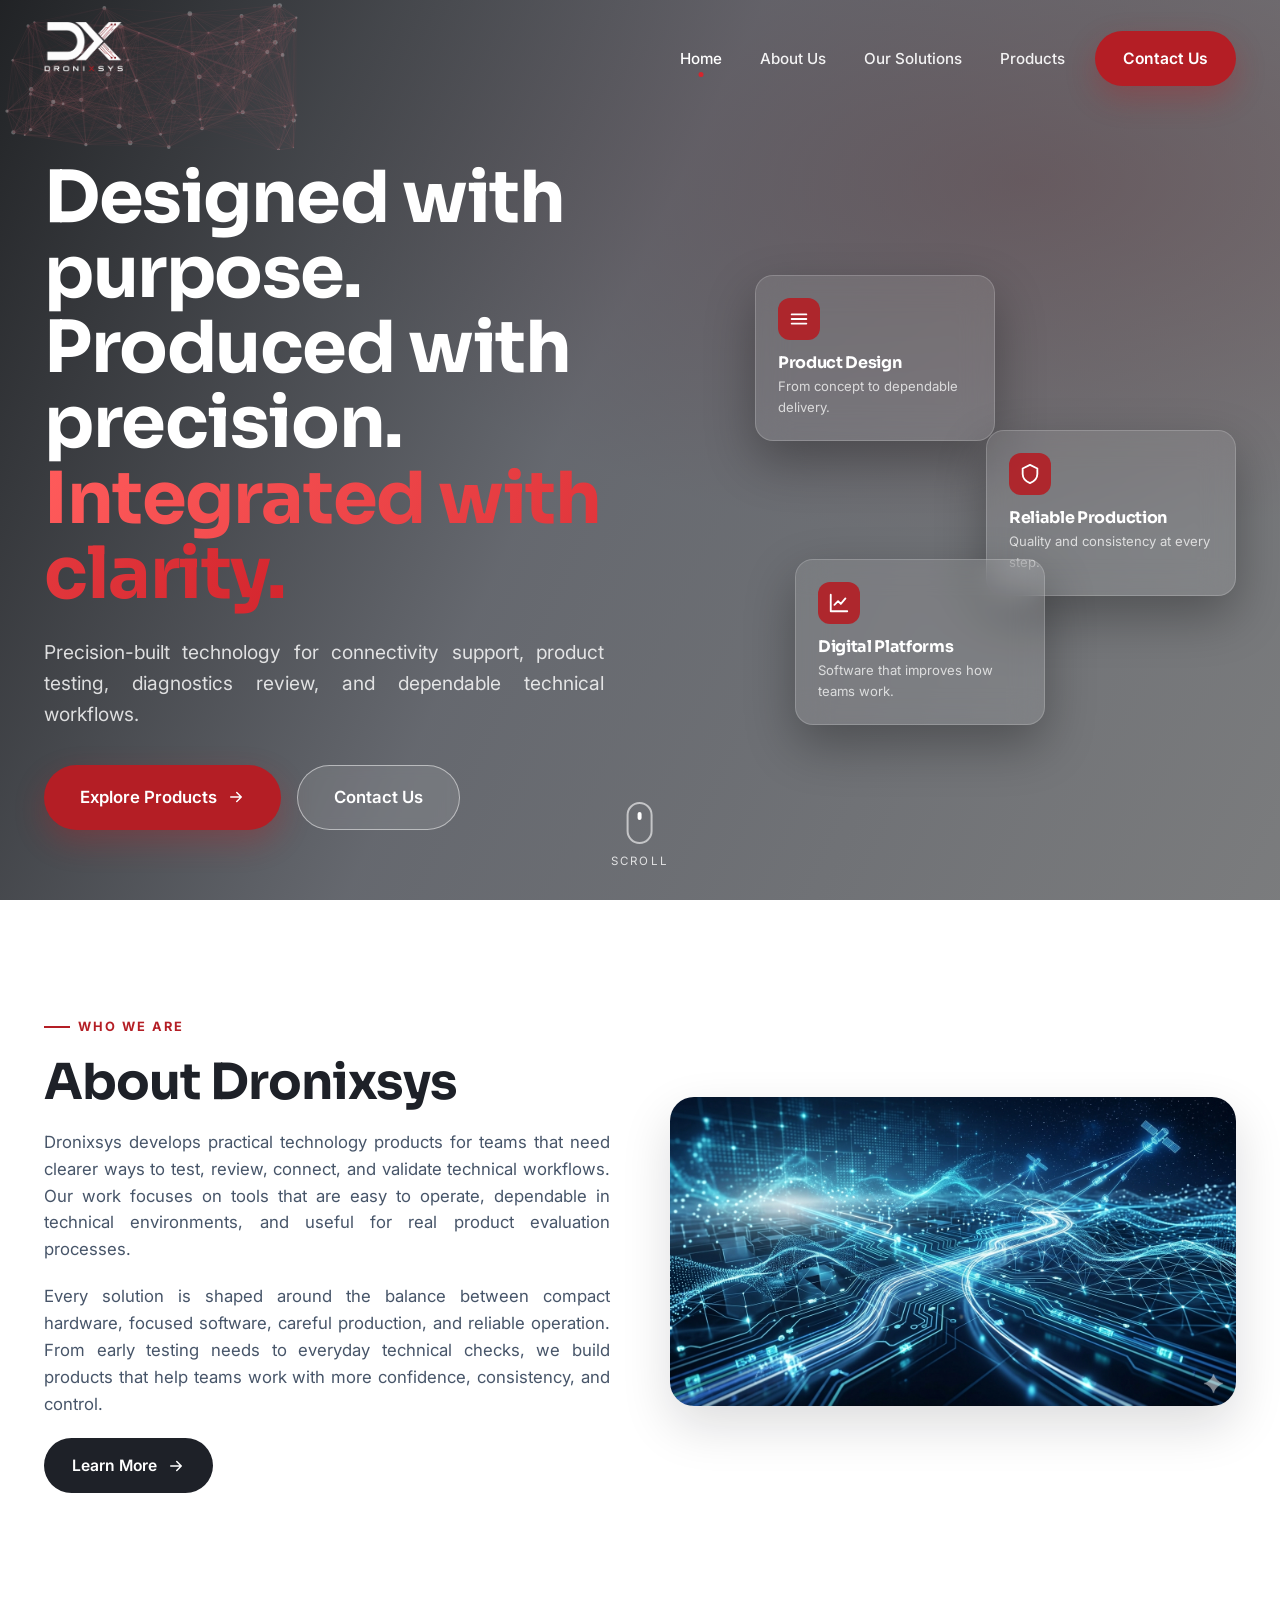
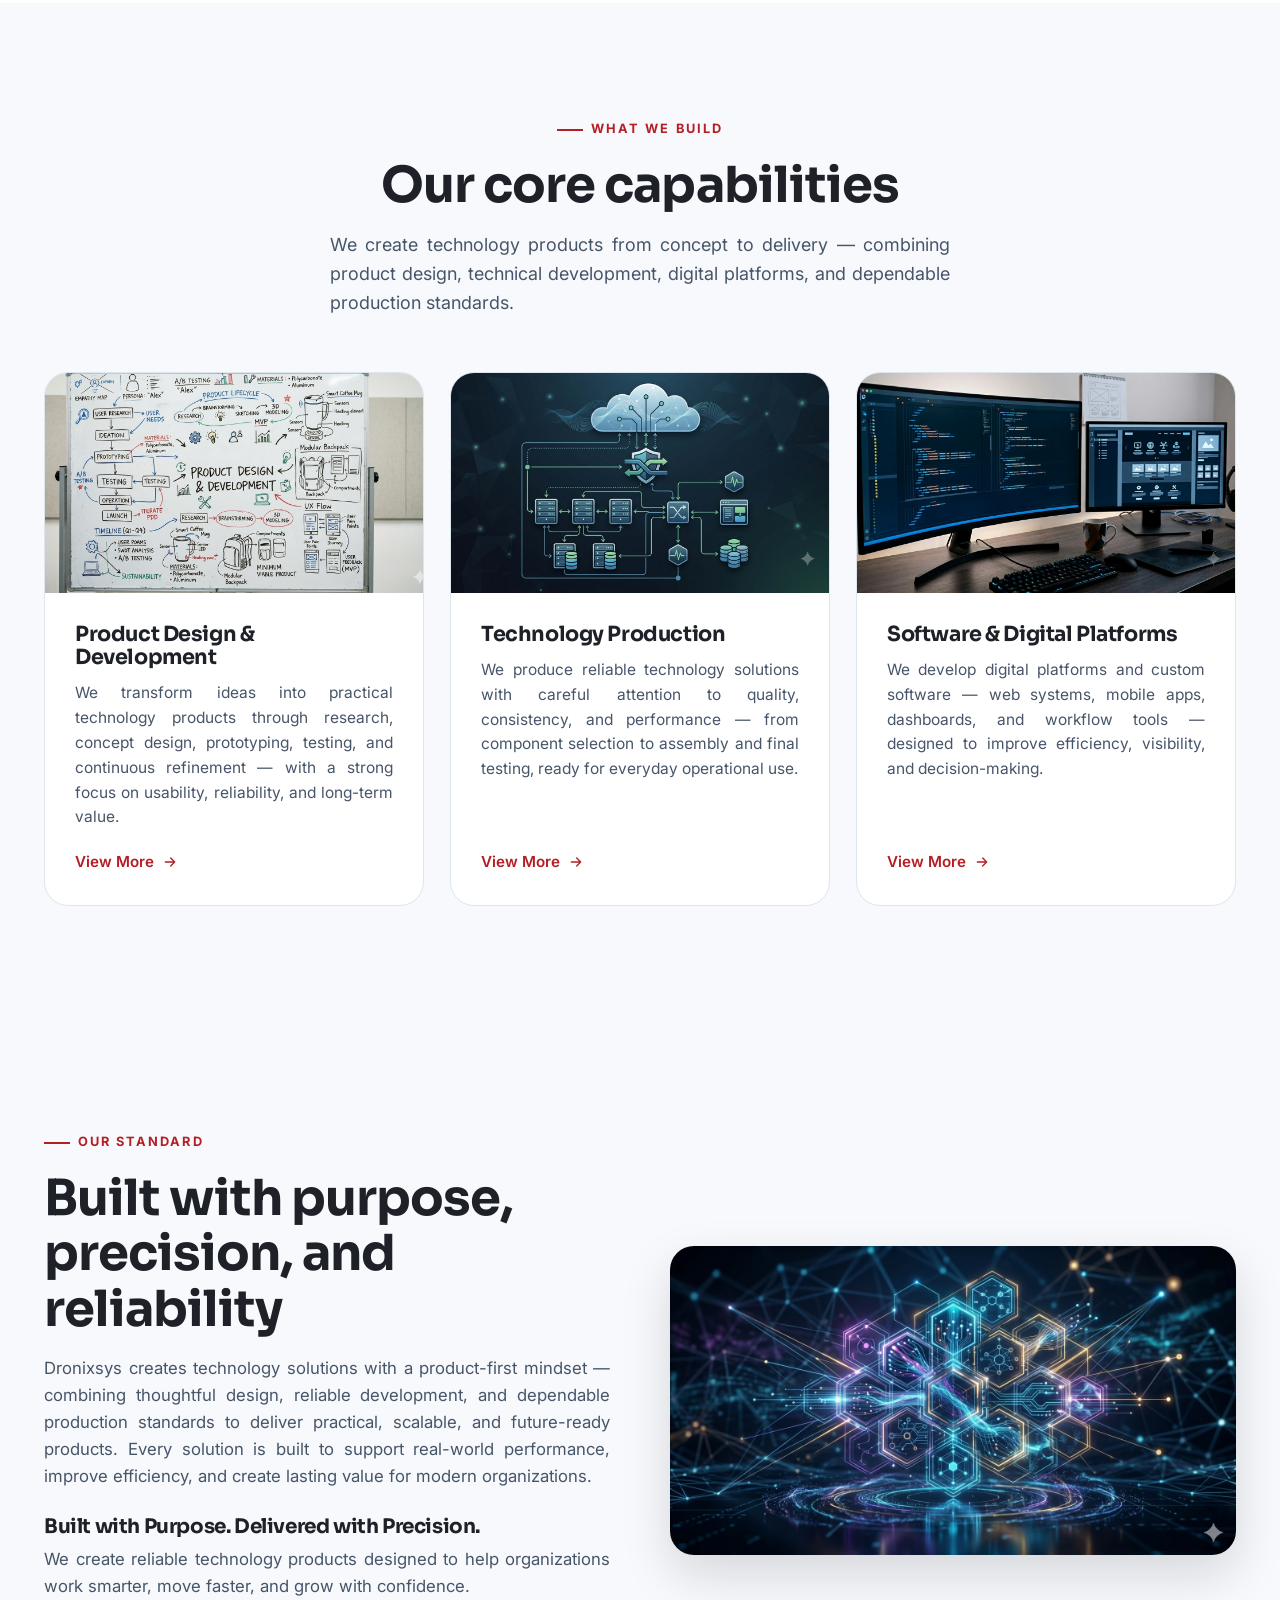
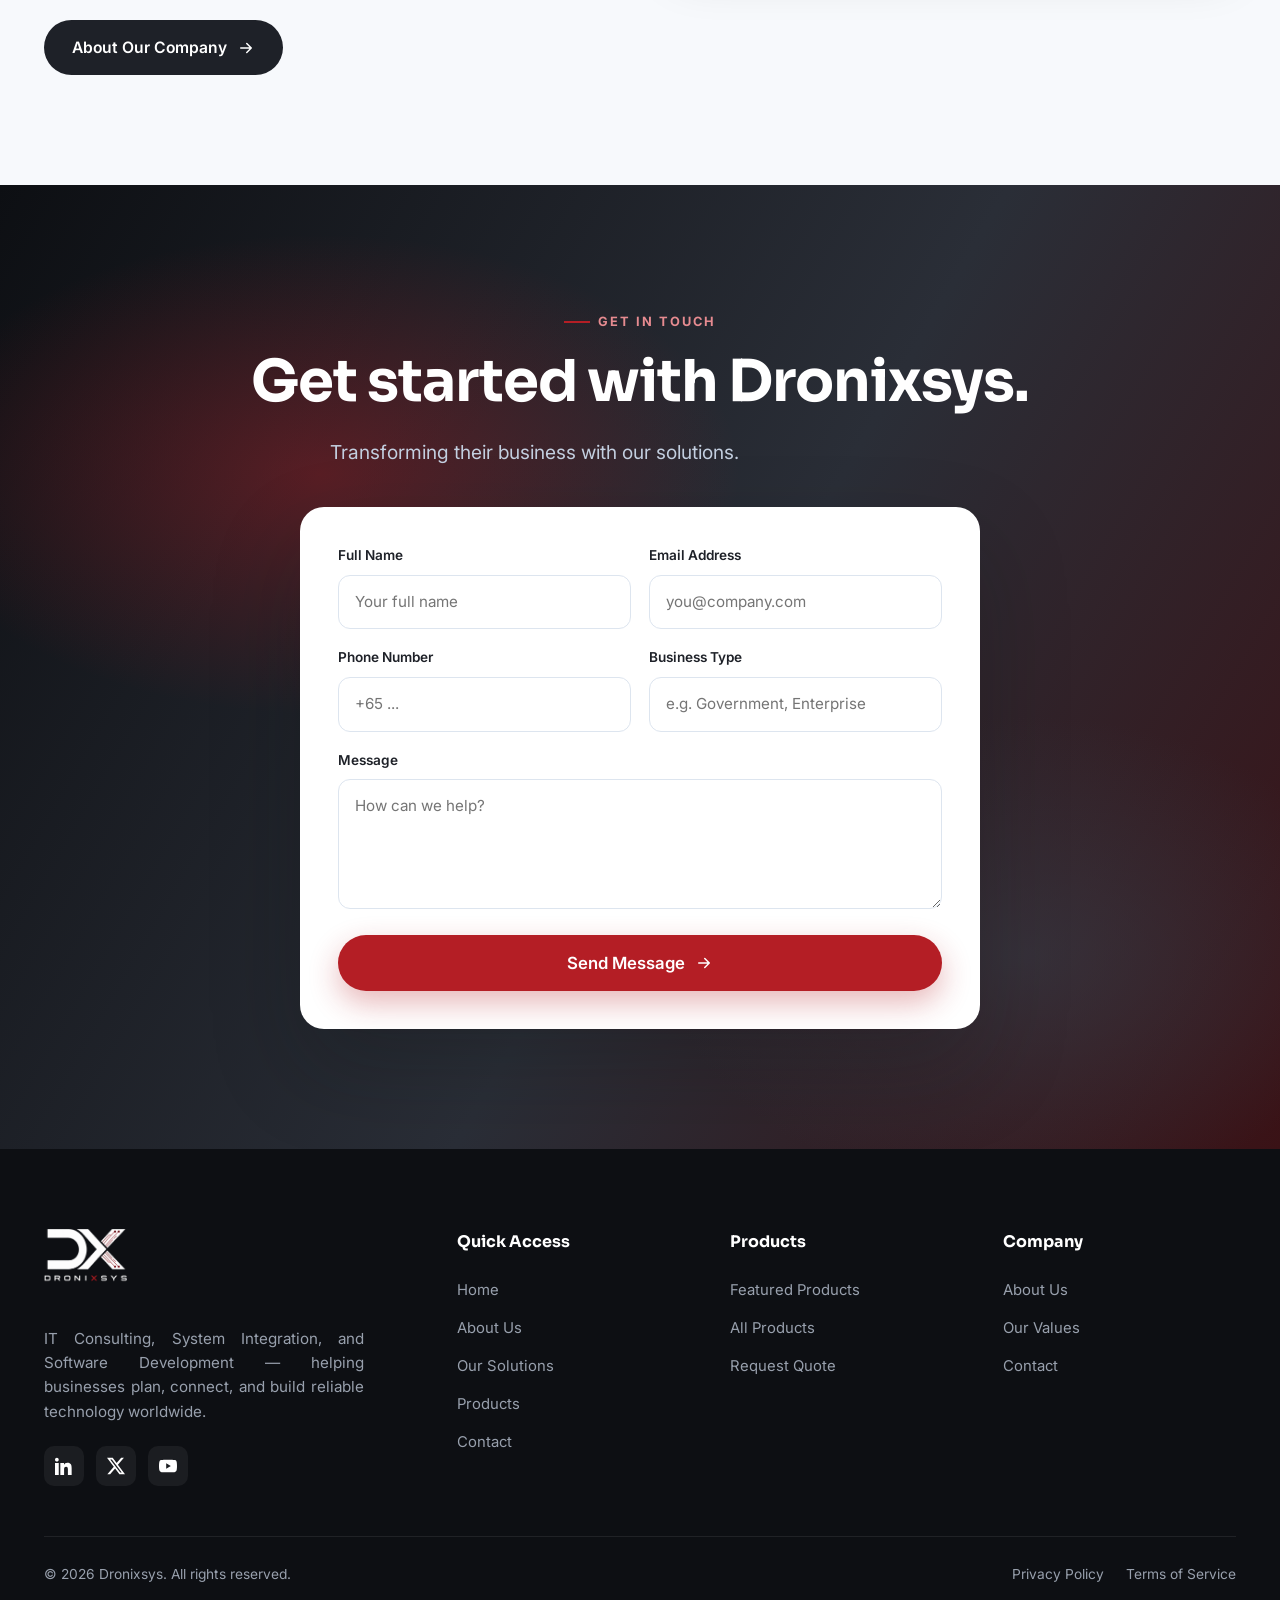
<file: index.html>
<!DOCTYPE html>
<html lang="en">
<head>
<meta charset="UTF-8" />
<meta name="viewport" content="width=device-width, initial-scale=1.0" />
<title>Dronixsys | Purpose-Built Technology Products</title>
<meta name="description" content="Dronixsys designs and produces reliable technology products for connectivity, monitoring, communication, and dependable technical workflows — built with purpose and precision." />
<meta name="keywords" content="technology products, system integration, monitoring, communication platform, RF awareness, Dronixsys" />
<meta name="author" content="Dronixsys" />
<link rel="canonical" href="https://dronixsys.com/" />
<meta property="og:type" content="website" />
<meta property="og:title" content="Dronixsys | Purpose-Built Technology Products" />
<meta property="og:description" content="Designed with purpose. Produced with precision. Integrated with clarity." />
<meta property="og:image" content="assets/dronixsys-dark.png" />
<meta name="theme-color" content="#171A20" />
<link rel="icon" href="assets/dronixsys-dark.png" />
<link rel="preconnect" href="https://fonts.googleapis.com" />
<link rel="preconnect" href="https://fonts.gstatic.com" crossorigin />
<link href="https://fonts.googleapis.com/css2?family=Inter:wght@400;500;600;700&family=Sora:wght@600;700;800&display=swap" rel="stylesheet" />
<link rel="stylesheet" href="css/style.css" />
<script type="application/ld+json">
{
  "@context": "https://schema.org",
  "@type": "Organization",
  "name": "Dronixsys",
  "description": "Purpose-built technology products and integration services.",
  "url": "https://dronixsys.com",
  "logo": "assets/dronixsys-dark.png"
}
</script>
</head>
<body>
<div class="scroll-progress"></div>

<!-- NAV -->
<header class="nav" id="nav">
  <div class="container nav__inner">
    <a href="index.html" class="nav__logo" aria-label="Dronixsys home">
      <span class="logo-mark">
        <img src="assets/dronixsys-light.png" alt="Dronixsys" class="logo--white" />
        <img src="assets/dronixsys-dark.png" alt="Dronixsys" class="logo--dark" />
      </span>
    </a>
    <nav class="nav__menu" id="menu" aria-label="Primary">
      <a href="index.html" class="nav__link active">Home</a>
      <a href="about.html" class="nav__link">About Us</a>
      <a href="solutions.html" class="nav__link">Our Solutions</a>
      <a href="products.html" class="nav__link">Products</a>
      <a href="contact.html" class="btn btn--primary nav__cta">Contact Us</a>
    </nav>
    <button class="nav__toggle" id="toggle" aria-label="Toggle menu" aria-expanded="false"><span></span><span></span><span></span></button>
  </div>
</header>

<!-- HERO -->
<section class="hero">
  <div class="hero__media">
    <video autoplay muted loop playsinline poster="https://images.unsplash.com/photo-1558494949-ef010cbdcc31?auto=format&fit=crop&w=1920&q=80">
      <source src="https://cdn.pixabay.com/video/2020/08/30/48569-454221290_large.mp4" type="video/mp4" />
    </video>
  </div>
  <div class="hero__overlay"></div>
  <canvas id="particles"></canvas>

  <div class="container hero__inner">
    <div class="hero__content">
      <h1>Designed with purpose. Produced with precision. <span class="accent">Integrated with clarity.</span></h1>
      <p class="hero__sub">Precision-built technology for connectivity support, product testing, diagnostics review, and dependable technical workflows.</p>
      <div class="hero__cta">
        <a href="products.html" class="btn btn--primary btn--lg">Explore Products
          <svg viewBox="0 0 24 24" fill="none" stroke="currentColor" stroke-width="2"><path d="M5 12h14M13 6l6 6-6 6" stroke-linecap="round" stroke-linejoin="round"/></svg>
        </a>
        <a href="contact.html" class="btn btn--ghost btn--lg">Contact Us</a>
      </div>
    </div>

    <div class="hero__glass" aria-hidden="true">
      <div class="glass-card gc-1">
        <div class="gc-ico"><svg viewBox="0 0 24 24" fill="none" stroke="currentColor" stroke-width="2"><path d="M4 7h16M4 12h16M4 17h16" stroke-linecap="round"/></svg></div>
        <h4>Product Design</h4>
        <p>From concept to dependable delivery.</p>
      </div>
      <div class="glass-card gc-2">
        <div class="gc-ico"><svg viewBox="0 0 24 24" fill="none" stroke="currentColor" stroke-width="2"><path d="M12 2l8 4v6c0 5-3.5 8-8 10-4.5-2-8-5-8-10V6l8-4z" stroke-linejoin="round"/></svg></div>
        <h4>Reliable Production</h4>
        <p>Quality and consistency at every step.</p>
      </div>
      <div class="glass-card gc-3">
        <div class="gc-ico"><svg viewBox="0 0 24 24" fill="none" stroke="currentColor" stroke-width="2"><path d="M3 3v18h18M7 14l4-4 3 3 5-6" stroke-linecap="round" stroke-linejoin="round"/></svg></div>
        <h4>Digital Platforms</h4>
        <p>Software that improves how teams work.</p>
      </div>
    </div>
  </div>

  <a href="#who" class="scroll-ind" aria-label="Scroll down"><div class="mouse"></div>Scroll</a>
</section>

<!-- WHO WE ARE -->
<section class="section" id="who">
  <div class="container split">
    <div class="reveal">
      <span class="eyebrow">Who We Are</span>
      <h2 class="section-title">About Dronixsys</h2>
      <div class="prose">
        <p>Dronixsys develops practical technology products for teams that need clearer ways to test, review, connect, and validate technical workflows. Our work focuses on tools that are easy to operate, dependable in technical environments, and useful for real product evaluation processes.</p>
        <p>Every solution is shaped around the balance between compact hardware, focused software, careful production, and reliable operation. From early testing needs to everyday technical checks, we build products that help teams work with more confidence, consistency, and control.</p>
      </div>
      <a href="about.html" class="btn btn--navy">Learn More
        <svg viewBox="0 0 24 24" fill="none" stroke="currentColor" stroke-width="2"><path d="M5 12h14M13 6l6 6-6 6" stroke-linecap="round" stroke-linejoin="round"/></svg>
      </a>
    </div>
    <div class="split__media reveal d1">
      <img src="assets/images/about-us.png" alt="About Dronixsys" loading="lazy" />
    </div>
  </div>
</section>

<!-- CORE CAPABILITIES -->
<section class="section bg-slate" id="capabilities">
  <div class="container">
    <div class="center reveal" style="margin-bottom:54px">
      <span class="eyebrow" style="justify-content:center">What We Build</span>
      <h2 class="section-title">Our core capabilities</h2>
      <p class="section-lead">We create technology products from concept to delivery — combining product design, technical development, digital platforms, and dependable production standards.</p>
    </div>
    <div class="grid grid-3">
      <article class="cap reveal">
        <div class="cap__media"><img src="assets/images/product-design.png" alt="Product Design and Development" loading="lazy" /></div>
        <div class="cap__body">
          <h3>Product Design &amp; Development</h3>
          <p>We transform ideas into practical technology products through research, concept design, prototyping, testing, and continuous refinement — with a strong focus on usability, reliability, and long-term value.</p>
          <a href="products.html" class="link-more">View More <svg viewBox="0 0 24 24" fill="none" stroke="currentColor" stroke-width="2"><path d="M5 12h14M13 6l6 6-6 6" stroke-linecap="round" stroke-linejoin="round"/></svg></a>
        </div>
      </article>
      <article class="cap reveal d1">
        <div class="cap__media"><img src="assets/images/reliability.png" alt="Technology Production" loading="lazy" /></div>
        <div class="cap__body">
          <h3>Technology Production</h3>
          <p>We produce reliable technology solutions with careful attention to quality, consistency, and performance — from component selection to assembly and final testing, ready for everyday operational use.</p>
          <a href="products.html" class="link-more">View More <svg viewBox="0 0 24 24" fill="none" stroke="currentColor" stroke-width="2"><path d="M5 12h14M13 6l6 6-6 6" stroke-linecap="round" stroke-linejoin="round"/></svg></a>
        </div>
      </article>
      <article class="cap reveal d2">
        <div class="cap__media"><img src="assets/images/excellence.png" alt="Software and Digital Platforms" loading="lazy" /></div>
        <div class="cap__body">
          <h3>Software &amp; Digital Platforms</h3>
          <p>We develop digital platforms and custom software — web systems, mobile apps, dashboards, and workflow tools — designed to improve efficiency, visibility, and decision-making.</p>
          <a href="solutions.html" class="link-more">View More <svg viewBox="0 0 24 24" fill="none" stroke="currentColor" stroke-width="2"><path d="M5 12h14M13 6l6 6-6 6" stroke-linecap="round" stroke-linejoin="round"/></svg></a>
        </div>
      </article>
    </div>
  </div>
</section>

<!-- OUR STANDARD -->
<section class="section bg-slate" id="standard">
  <div class="container split split--reverse">
    <div class="split__media reveal">
      <img src="assets/images/why-choose.png" alt="Why choose Dronixsys" loading="lazy" />
    </div>
    <div class="reveal d1">
      <span class="eyebrow">Our Standard</span>
      <h2 class="section-title">Built with purpose, precision, and reliability</h2>
      <div class="prose">
        <p>Dronixsys creates technology solutions with a product-first mindset — combining thoughtful design, reliable development, and dependable production standards to deliver practical, scalable, and future-ready products. Every solution is built to support real-world performance, improve efficiency, and create lasting value for modern organizations.</p>
        <h3 style="color:var(--navy); font-size:1.25rem; margin:26px 0 8px">Built with Purpose. Delivered with Precision.</h3>
        <p>We create reliable technology products designed to help organizations work smarter, move faster, and grow with confidence.</p>
      </div>
      <a href="about.html" class="btn btn--navy">About Our Company
        <svg viewBox="0 0 24 24" fill="none" stroke="currentColor" stroke-width="2"><path d="M5 12h14M13 6l6 6-6 6" stroke-linecap="round" stroke-linejoin="round"/></svg>
      </a>
    </div>
  </div>
</section>

<!-- GET STARTED -->
<section class="finalcta" id="get-started">
  <div class="container">
    <span class="eyebrow" style="justify-content:center; color:#E68B90">Get in Touch</span>
    <h2>Get started with Dronixsys.</h2>
    <p>Transforming their business with our solutions.</p>
    <div class="getstarted-form">
      <form class="form" data-demo>
        <div class="form__ok">✓ Thank you — your message has been received. We'll be in touch shortly.</div>
        <div class="row">
          <div class="field"><label for="gname">Full Name</label><input id="gname" type="text" required placeholder="Your full name" /></div>
          <div class="field"><label for="gemail">Email Address</label><input id="gemail" type="email" required placeholder="you@company.com" /></div>
        </div>
        <div class="row">
          <div class="field"><label for="gphone">Phone Number</label><input id="gphone" type="tel" placeholder="+65 ..." /></div>
          <div class="field"><label for="gbtype">Business Type</label><input id="gbtype" type="text" placeholder="e.g. Government, Enterprise" /></div>
        </div>
        <div class="field"><label for="gmsg">Message</label><textarea id="gmsg" placeholder="How can we help?"></textarea></div>
        <button type="submit" class="btn btn--primary btn--lg" style="justify-content:center">Send Message
          <svg viewBox="0 0 24 24" fill="none" stroke="currentColor" stroke-width="2"><path d="M5 12h14M13 6l6 6-6 6" stroke-linecap="round" stroke-linejoin="round"/></svg>
        </button>
      </form>
    </div>
  </div>
</section>

<!-- FOOTER -->
<footer class="footer">
  <div class="container">
    <div class="footer__top">
      <div class="footer__brand">
        <div class="footer__logo"><img src="assets/dronixsys-light.png" alt="Dronixsys" /></div>
        <p>IT Consulting, System Integration, and Software Development — helping businesses plan, connect, and build reliable technology worldwide.</p>
        <div class="footer__social">
          <a href="#" aria-label="LinkedIn"><svg viewBox="0 0 24 24"><path d="M4.98 3.5C4.98 4.88 3.87 6 2.5 6S0 4.88 0 3.5 1.12 1 2.5 1 4.98 2.12 4.98 3.5zM0 8h5v16H0V8zm7.5 0H12v2.2h.07c.63-1.2 2.17-2.47 4.47-2.47 4.78 0 5.66 3.15 5.66 7.24V24h-5v-7.1c0-1.69-.03-3.87-2.36-3.87-2.36 0-2.72 1.84-2.72 3.75V24h-5V8z"/></svg></a>
          <a href="#" aria-label="Twitter"><svg viewBox="0 0 24 24"><path d="M18.9 1.15h3.68l-8.04 9.19L24 22.85h-7.41l-5.8-7.58-6.64 7.58H.46l8.6-9.83L0 1.15h7.59l5.24 6.93 6.07-6.93zm-1.29 19.5h2.04L6.48 3.24H4.29L17.61 20.65z"/></svg></a>
          <a href="#" aria-label="YouTube"><svg viewBox="0 0 24 24"><path d="M23.5 6.2a3.02 3.02 0 0 0-2.12-2.14C19.5 3.55 12 3.55 12 3.55s-7.5 0-9.38.51A3.02 3.02 0 0 0 .5 6.2C0 8.08 0 12 0 12s0 3.92.5 5.8a3.02 3.02 0 0 0 2.12 2.14c1.88.51 9.38.51 9.38.51s7.5 0 9.38-.51a3.02 3.02 0 0 0 2.12-2.14C24 15.92 24 12 24 12s0-3.92-.5-5.8zM9.6 15.6V8.4l6.2 3.6-6.2 3.6z"/></svg></a>
        </div>
      </div>
      <div class="footer__col"><h5>Quick Access</h5><a href="index.html">Home</a><a href="about.html">About Us</a><a href="solutions.html">Our Solutions</a><a href="products.html">Products</a><a href="contact.html">Contact</a></div>
      <div class="footer__col"><h5>Products</h5><a href="products.html">Featured Products</a><a href="products.html">All Products</a><a href="contact.html">Request Quote</a></div>
      <div class="footer__col"><h5>Company</h5><a href="about.html">About Us</a><a href="about.html#values">Our Values</a><a href="contact.html">Contact</a></div>
    </div>
    <div class="footer__bottom">
      <p>&copy; <span id="year">2026</span> Dronixsys. All rights reserved.</p>
      <div style="display:flex; gap:22px"><a href="#">Privacy Policy</a><a href="#">Terms of Service</a></div>
    </div>
  </div>
</footer>

<script src="js/main.js"></script>
</body>
</html>
</file>
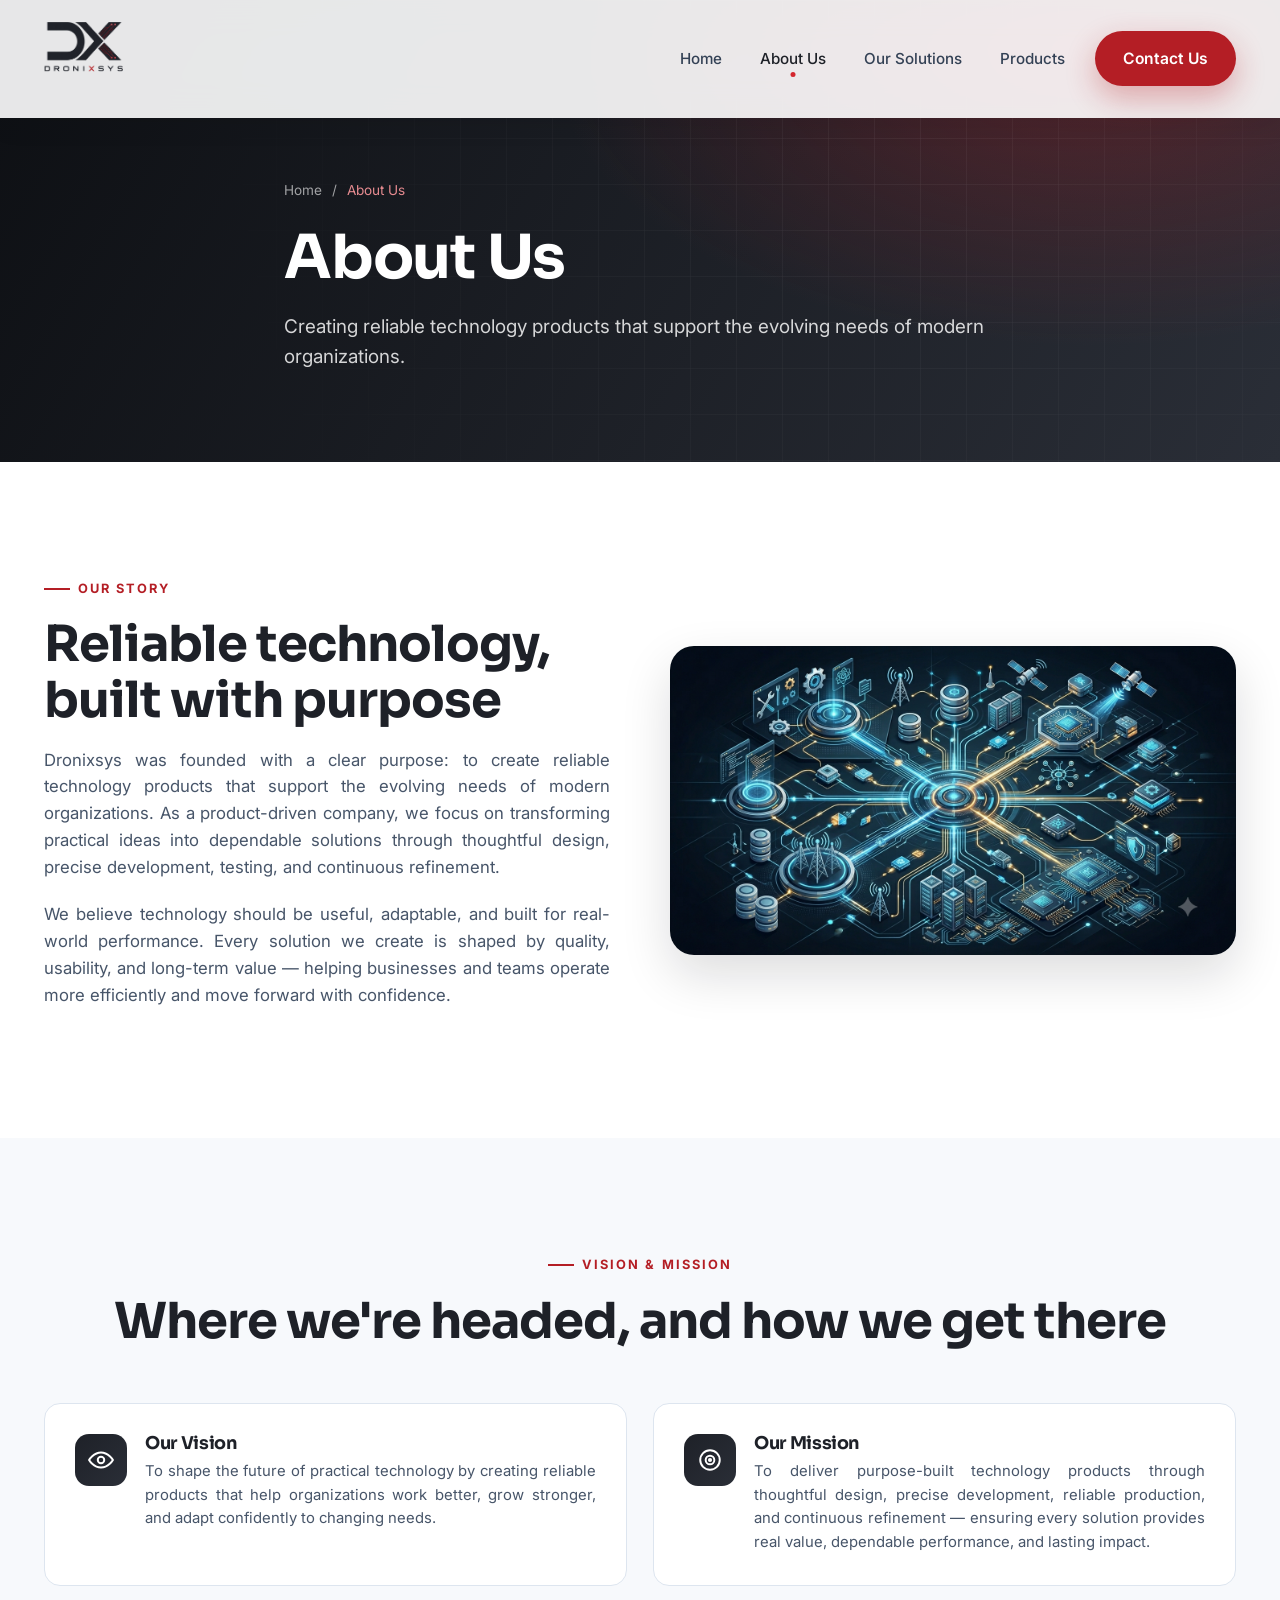
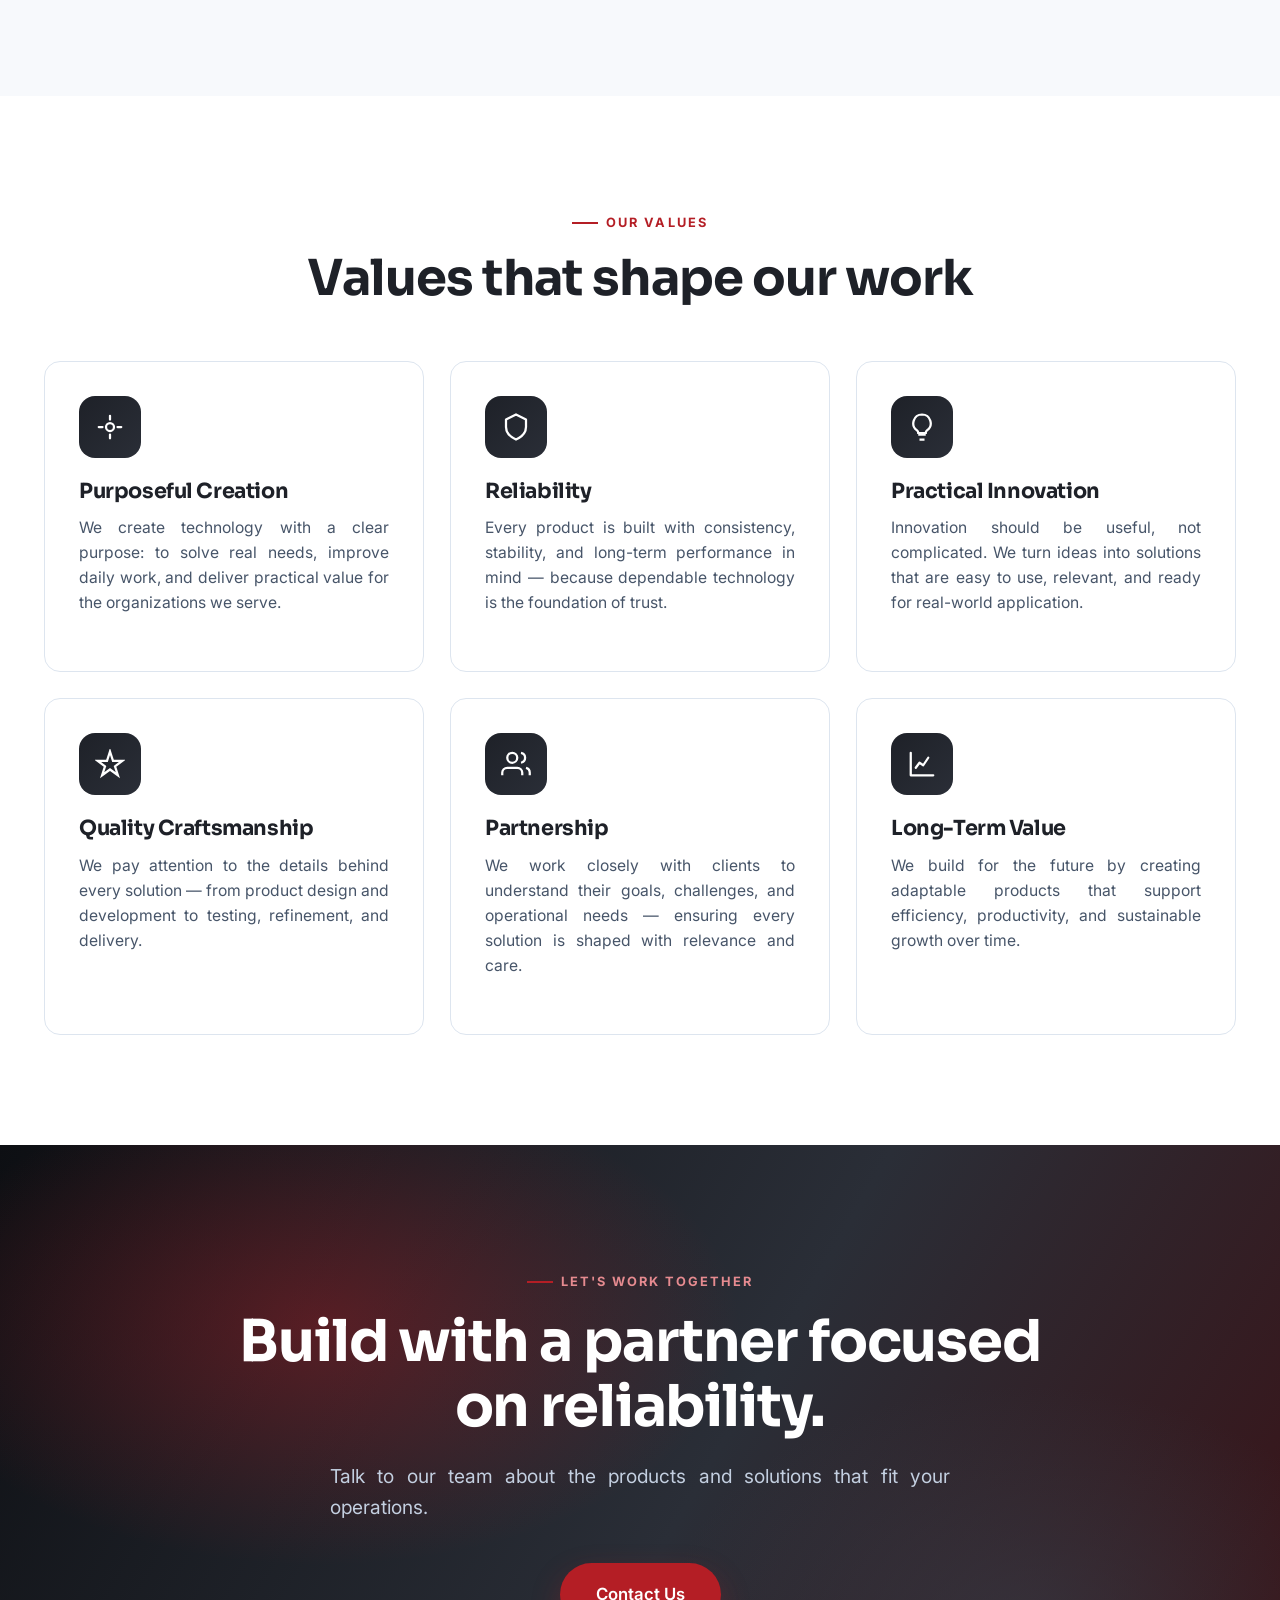
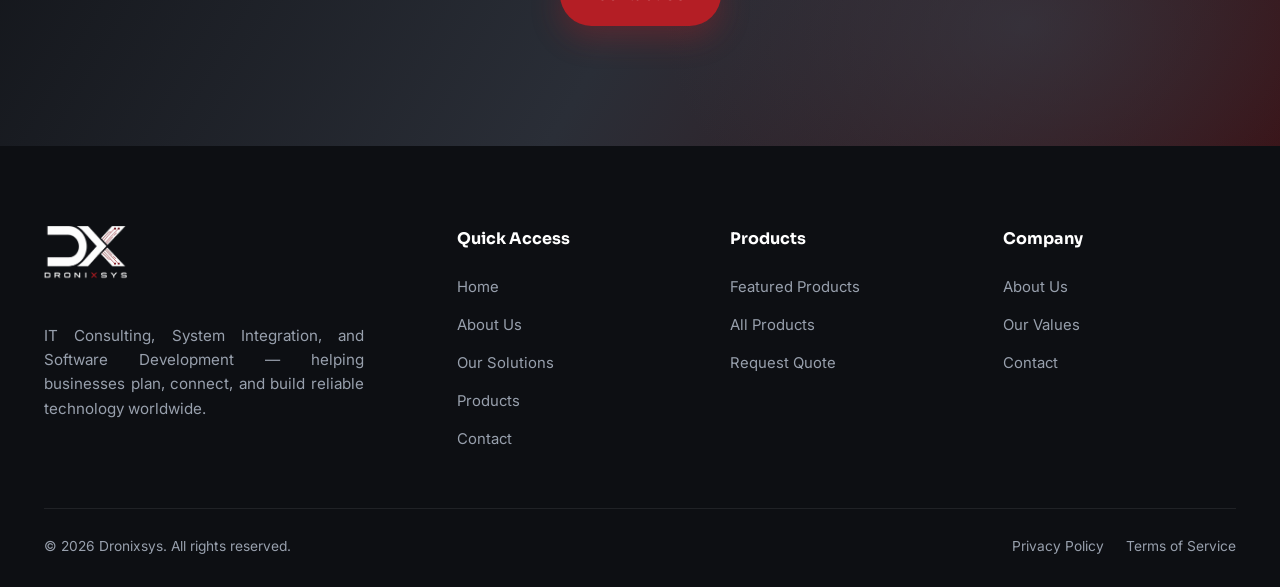
<file: about.html>
<!DOCTYPE html>
<html lang="en">
<head>
<meta charset="UTF-8" />
<meta name="viewport" content="width=device-width, initial-scale=1.0" />
<title>About Us | Dronixsys</title>
<meta name="description" content="Our story, vision, mission, and the values that shape our work — creating reliable, purpose-built technology products for modern organizations." />
<link rel="canonical" href="https://dronixsys.com/about.html" />
<meta name="theme-color" content="#171A20" />
<link rel="icon" href="assets/dronixsys-dark.png" />
<link rel="preconnect" href="https://fonts.googleapis.com" />
<link rel="preconnect" href="https://fonts.gstatic.com" crossorigin />
<link href="https://fonts.googleapis.com/css2?family=Inter:wght@400;500;600;700&family=Sora:wght@600;700;800&display=swap" rel="stylesheet" />
<link rel="stylesheet" href="css/style.css" />
</head>
<body>
<div class="scroll-progress"></div>

<header class="nav nav--solid" id="nav">
  <div class="container nav__inner">
    <a href="index.html" class="nav__logo" aria-label="Dronixsys home">
      <span class="logo-mark">
        <img src="assets/dronixsys-light.png" alt="Dronixsys" class="logo--white" />
        <img src="assets/dronixsys-dark.png" alt="Dronixsys" class="logo--dark" />
      </span>
    </a>
    <nav class="nav__menu" id="menu" aria-label="Primary">
      <a href="index.html" class="nav__link">Home</a>
      <a href="about.html" class="nav__link active">About Us</a>
      <a href="solutions.html" class="nav__link">Our Solutions</a>
      <a href="products.html" class="nav__link">Products</a>
      <a href="contact.html" class="btn btn--primary nav__cta">Contact Us</a>
    </nav>
    <button class="nav__toggle" id="toggle" aria-label="Toggle menu" aria-expanded="false"><span></span><span></span><span></span></button>
  </div>
</header>

<section class="page-hero">
  <div class="page-hero__grid"></div>
  <div class="container page-hero__inner">
    <div class="crumbs"><a href="index.html">Home</a> / <span>About Us</span></div>
    <h1>About Us</h1>
    <p>Creating reliable technology products that support the evolving needs of modern organizations.</p>
  </div>
</section>

<!-- Our Story -->
<section class="section">
  <div class="container split">
    <div class="reveal">
      <span class="eyebrow">Our Story</span>
      <h2 class="section-title">Reliable technology, built with purpose</h2>
      <div class="prose">
        <p>Dronixsys was founded with a clear purpose: to create reliable technology products that support the evolving needs of modern organizations. As a product-driven company, we focus on transforming practical ideas into dependable solutions through thoughtful design, precise development, testing, and continuous refinement.</p>
        <p>We believe technology should be useful, adaptable, and built for real-world performance. Every solution we create is shaped by quality, usability, and long-term value — helping businesses and teams operate more efficiently and move forward with confidence.</p>
      </div>
    </div>
    <div class="split__media reveal d1">
      <img src="assets/images/our-story.png" alt="Dronixsys company story" loading="lazy" />
    </div>
  </div>
</section>

<!-- Vision & Mission -->
<section class="section bg-slate">
  <div class="container">
    <div class="center reveal" style="margin-bottom:54px">
      <span class="eyebrow" style="justify-content:center">Vision &amp; Mission</span>
      <h2 class="section-title">Where we're headed, and how we get there</h2>
    </div>
    <div class="grid grid-2">
      <div class="info-card reveal">
        <div class="info-ico"><svg viewBox="0 0 24 24" fill="none" stroke="currentColor" stroke-width="1.8"><path d="M1 12s4-7 11-7 11 7 11 7-4 7-11 7-11-7-11-7z"/><circle cx="12" cy="12" r="3"/></svg></div>
        <div><h4>Our Vision</h4><p>To shape the future of practical technology by creating reliable products that help organizations work better, grow stronger, and adapt confidently to changing needs.</p></div>
      </div>
      <div class="info-card reveal d1">
        <div class="info-ico"><svg viewBox="0 0 24 24" fill="none" stroke="currentColor" stroke-width="1.8"><circle cx="12" cy="12" r="9"/><circle cx="12" cy="12" r="4"/><circle cx="12" cy="12" r="1"/></svg></div>
        <div><h4>Our Mission</h4><p>To deliver purpose-built technology products through thoughtful design, precise development, reliable production, and continuous refinement — ensuring every solution provides real value, dependable performance, and lasting impact.</p></div>
      </div>
    </div>
  </div>
</section>

<!-- Values -->
<section class="section" id="values">
  <div class="container">
    <div class="center reveal" style="margin-bottom:54px">
      <span class="eyebrow" style="justify-content:center">Our Values</span>
      <h2 class="section-title">Values that shape our work</h2>
    </div>
    <div class="grid grid-3">
      <div class="card reveal">
        <div class="card__ico"><svg viewBox="0 0 24 24" fill="none" stroke="currentColor" stroke-width="1.8"><circle cx="12" cy="12" r="3.2"/><path d="M12 3v3M12 18v3M3 12h3M18 12h3" stroke-linecap="round"/></svg></div>
        <h3>Purposeful Creation</h3><p>We create technology with a clear purpose: to solve real needs, improve daily work, and deliver practical value for the organizations we serve.</p>
      </div>
      <div class="card reveal d1">
        <div class="card__ico"><svg viewBox="0 0 24 24" fill="none" stroke="currentColor" stroke-width="1.8"><path d="M12 2l8 4v6c0 5-3.5 8-8 10-4.5-2-8-5-8-10V6l8-4z" stroke-linejoin="round"/></svg></div>
        <h3>Reliability</h3><p>Every product is built with consistency, stability, and long-term performance in mind — because dependable technology is the foundation of trust.</p>
      </div>
      <div class="card reveal d2">
        <div class="card__ico"><svg viewBox="0 0 24 24" fill="none" stroke="currentColor" stroke-width="1.8"><path d="M9 18h6M10 22h4M12 2a7 7 0 0 0-4 12.7c.6.5 1 1.3 1 2.1h6c0-.8.4-1.6 1-2.1A7 7 0 0 0 12 2z"/></svg></div>
        <h3>Practical Innovation</h3><p>Innovation should be useful, not complicated. We turn ideas into solutions that are easy to use, relevant, and ready for real-world application.</p>
      </div>
      <div class="card reveal">
        <div class="card__ico"><svg viewBox="0 0 24 24" fill="none" stroke="currentColor" stroke-width="1.8"><path d="M12 2l2.4 7.4H22l-6 4.5 2.3 7.1-6.3-4.6L5.7 21l2.3-7.1-6-4.5h7.6z"/></svg></div>
        <h3>Quality Craftsmanship</h3><p>We pay attention to the details behind every solution — from product design and development to testing, refinement, and delivery.</p>
      </div>
      <div class="card reveal d1">
        <div class="card__ico"><svg viewBox="0 0 24 24" fill="none" stroke="currentColor" stroke-width="1.8"><path d="M17 21v-2a4 4 0 0 0-4-4H5a4 4 0 0 0-4 4v2M9 11a4 4 0 100-8 4 4 0 000 8zM23 21v-2a4 4 0 0 0-3-3.87M16 3.13A4 4 0 0 1 16 11"/></svg></div>
        <h3>Partnership</h3><p>We work closely with clients to understand their goals, challenges, and operational needs — ensuring every solution is shaped with relevance and care.</p>
      </div>
      <div class="card reveal d2">
        <div class="card__ico"><svg viewBox="0 0 24 24" fill="none" stroke="currentColor" stroke-width="1.8"><path d="M3 3v18h18M7 15l3-4 3 2 4-6" stroke-linecap="round" stroke-linejoin="round"/></svg></div>
        <h3>Long-Term Value</h3><p>We build for the future by creating adaptable products that support efficiency, productivity, and sustainable growth over time.</p>
      </div>
    </div>
  </div>
</section>

<!-- Final CTA -->
<section class="finalcta">
  <div class="container">
    <span class="eyebrow" style="justify-content:center; color:#E68B90">Let's work together</span>
    <h2>Build with a partner focused on reliability.</h2>
    <p>Talk to our team about the products and solutions that fit your operations.</p>
    <div class="hero__cta"><a href="contact.html" class="btn btn--primary btn--lg">Contact Us</a></div>
  </div>
</section>

<footer class="footer">
  <div class="container">
    <div class="footer__top">
      <div class="footer__brand">
        <div class="footer__logo"><img src="assets/dronixsys-light.png" alt="Dronixsys" /></div>
        <p>IT Consulting, System Integration, and Software Development — helping businesses plan, connect, and build reliable technology worldwide.</p>
      </div>
      <div class="footer__col"><h5>Quick Access</h5><a href="index.html">Home</a><a href="about.html">About Us</a><a href="solutions.html">Our Solutions</a><a href="products.html">Products</a><a href="contact.html">Contact</a></div>
      <div class="footer__col"><h5>Products</h5><a href="products.html">Featured Products</a><a href="products.html">All Products</a><a href="contact.html">Request Quote</a></div>
      <div class="footer__col"><h5>Company</h5><a href="about.html">About Us</a><a href="about.html#values">Our Values</a><a href="contact.html">Contact</a></div>
    </div>
    <div class="footer__bottom">
      <p>&copy; <span id="year">2026</span> Dronixsys. All rights reserved.</p>
      <div style="display:flex; gap:22px"><a href="#">Privacy Policy</a><a href="#">Terms of Service</a></div>
    </div>
  </div>
</footer>
<script src="js/main.js"></script>
</body>
</html>
</file>
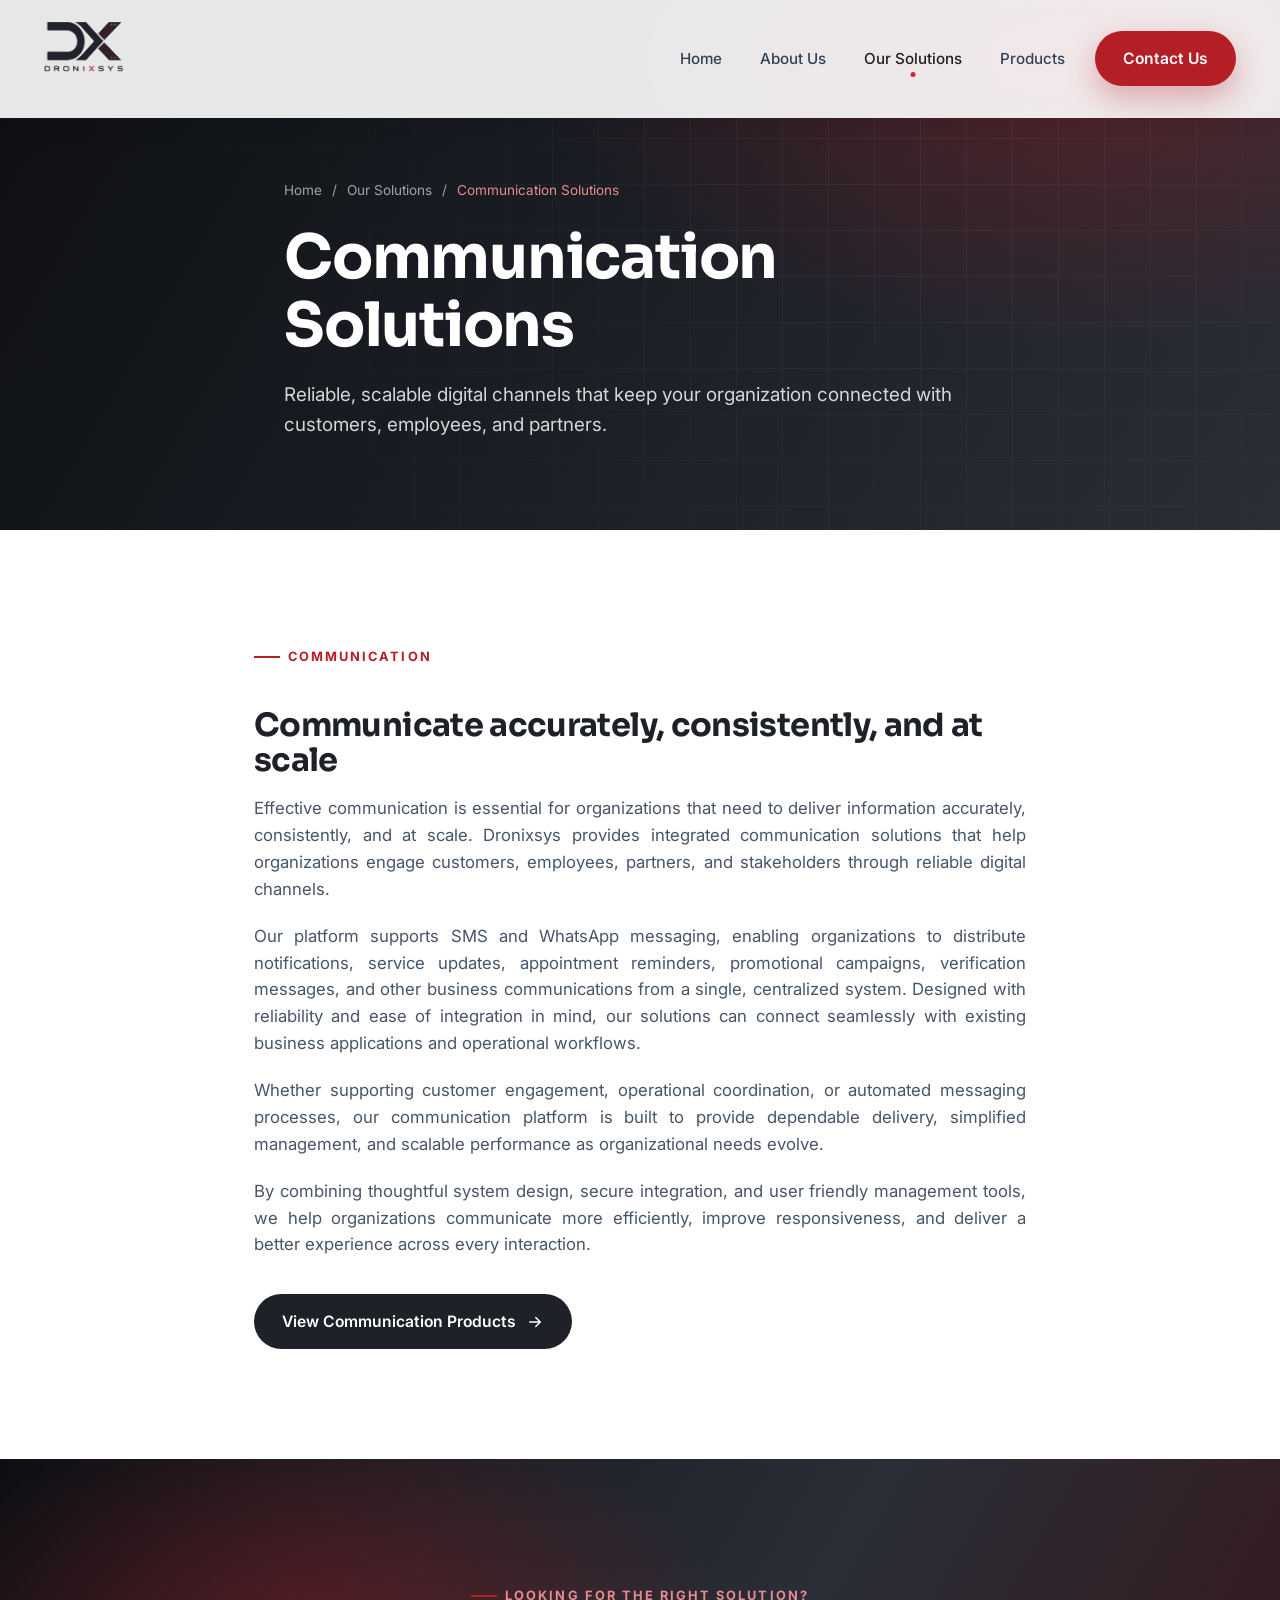
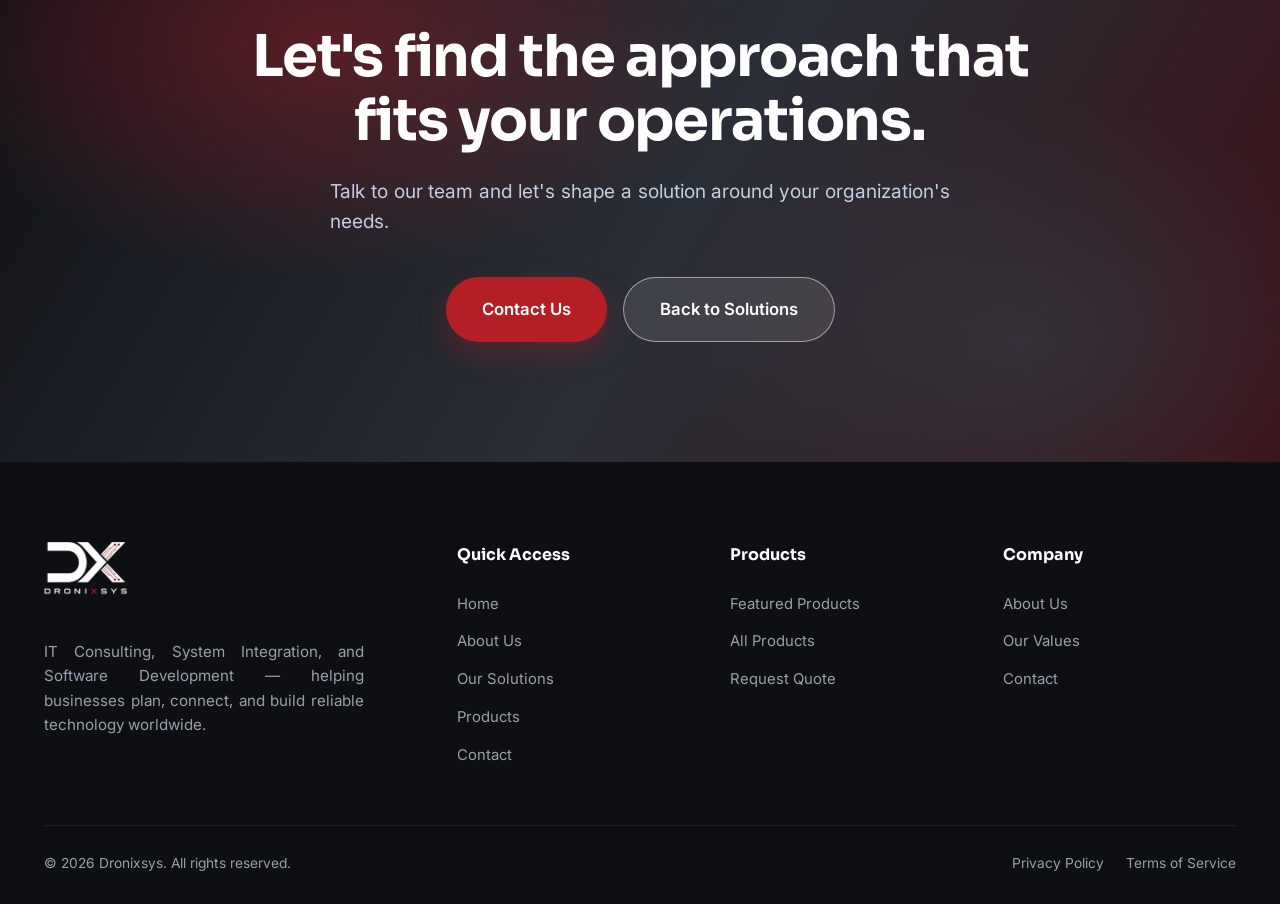
<file: communication-solutions.html>
<!DOCTYPE html>
<html lang="en">
<head>
<meta charset="UTF-8" />
<meta name="viewport" content="width=device-width, initial-scale=1.0" />
<title>Communication Solutions | Dronixsys</title>
<meta name="description" content="Integrated SMS and WhatsApp communication solutions that help organizations engage customers, employees, and partners through reliable, scalable digital channels." />
<link rel="canonical" href="https://dronixsys.com/communication-solutions.html" />
<meta name="theme-color" content="#171A20" />
<link rel="icon" href="assets/dronixsys-dark.png" />
<link rel="preconnect" href="https://fonts.googleapis.com" />
<link rel="preconnect" href="https://fonts.gstatic.com" crossorigin />
<link href="https://fonts.googleapis.com/css2?family=Inter:wght@400;500;600;700&family=Sora:wght@600;700;800&display=swap" rel="stylesheet" />
<link rel="stylesheet" href="css/style.css" />
</head>
<body>
<div class="scroll-progress"></div>

<header class="nav nav--solid" id="nav">
  <div class="container nav__inner">
    <a href="index.html" class="nav__logo" aria-label="Dronixsys home">
      <span class="logo-mark">
        <img src="assets/dronixsys-light.png" alt="Dronixsys" class="logo--white" />
        <img src="assets/dronixsys-dark.png" alt="Dronixsys" class="logo--dark" />
      </span>
    </a>
    <nav class="nav__menu" id="menu" aria-label="Primary">
      <a href="index.html" class="nav__link">Home</a>
      <a href="about.html" class="nav__link">About Us</a>
      <a href="solutions.html" class="nav__link active">Our Solutions</a>
      <a href="products.html" class="nav__link">Products</a>
      <a href="contact.html" class="btn btn--primary nav__cta">Contact Us</a>
    </nav>
    <button class="nav__toggle" id="toggle" aria-label="Toggle menu" aria-expanded="false"><span></span><span></span><span></span></button>
  </div>
</header>

<section class="page-hero">
  <div class="page-hero__grid"></div>
  <div class="container page-hero__inner">
    <div class="crumbs"><a href="index.html">Home</a> / <a href="solutions.html">Our Solutions</a> / <span>Communication Solutions</span></div>
    <h1>Communication Solutions</h1>
    <p>Reliable, scalable digital channels that keep your organization connected with customers, employees, and partners.</p>
  </div>
</section>

<section class="section">
  <div class="container" style="max-width:820px">
    <div class="prose reveal">
      <span class="eyebrow">Communication</span>
      <h2 class="section-title" style="font-size:2rem">Communicate accurately, consistently, and at scale</h2>
      <p>Effective communication is essential for organizations that need to deliver information accurately, consistently, and at scale. Dronixsys provides integrated communication solutions that help organizations engage customers, employees, partners, and stakeholders through reliable digital channels.</p>
      <p>Our platform supports SMS and WhatsApp messaging, enabling organizations to distribute notifications, service updates, appointment reminders, promotional campaigns, verification messages, and other business communications from a single, centralized system. Designed with reliability and ease of integration in mind, our solutions can connect seamlessly with existing business applications and operational workflows.</p>
      <p>Whether supporting customer engagement, operational coordination, or automated messaging processes, our communication platform is built to provide dependable delivery, simplified management, and scalable performance as organizational needs evolve.</p>
      <p>By combining thoughtful system design, secure integration, and user friendly management tools, we help organizations communicate more efficiently, improve responsiveness, and deliver a better experience across every interaction.</p>
    </div>
    <div class="reveal d1" style="margin-top:36px">
      <a href="products.html?category=communications-information-system" class="btn btn--navy">View Communication Products
        <svg viewBox="0 0 24 24" fill="none" stroke="currentColor" stroke-width="2"><path d="M5 12h14M13 6l6 6-6 6" stroke-linecap="round" stroke-linejoin="round"/></svg>
      </a>
    </div>
  </div>
</section>

<section class="finalcta">
  <div class="container">
    <span class="eyebrow" style="justify-content:center; color:#E68B90">Looking for the right solution?</span>
    <h2>Let's find the approach that fits your operations.</h2>
    <p>Talk to our team and let's shape a solution around your organization's needs.</p>
    <div class="hero__cta"><a href="contact.html" class="btn btn--primary btn--lg">Contact Us</a><a href="solutions.html" class="btn btn--ghost btn--lg">Back to Solutions</a></div>
  </div>
</section>

<footer class="footer">
  <div class="container">
    <div class="footer__top">
      <div class="footer__brand">
        <div class="footer__logo"><img src="assets/dronixsys-light.png" alt="Dronixsys" /></div>
        <p>IT Consulting, System Integration, and Software Development — helping businesses plan, connect, and build reliable technology worldwide.</p>
      </div>
      <div class="footer__col"><h5>Quick Access</h5><a href="index.html">Home</a><a href="about.html">About Us</a><a href="solutions.html">Our Solutions</a><a href="products.html">Products</a><a href="contact.html">Contact</a></div>
      <div class="footer__col"><h5>Products</h5><a href="products.html">Featured Products</a><a href="products.html">All Products</a><a href="contact.html">Request Quote</a></div>
      <div class="footer__col"><h5>Company</h5><a href="about.html">About Us</a><a href="about.html#values">Our Values</a><a href="contact.html">Contact</a></div>
    </div>
    <div class="footer__bottom">
      <p>&copy; <span id="year">2026</span> Dronixsys. All rights reserved.</p>
      <div style="display:flex; gap:22px"><a href="#">Privacy Policy</a><a href="#">Terms of Service</a></div>
    </div>
  </div>
</footer>
<script src="js/main.js"></script>
</body>
</html>
</file>
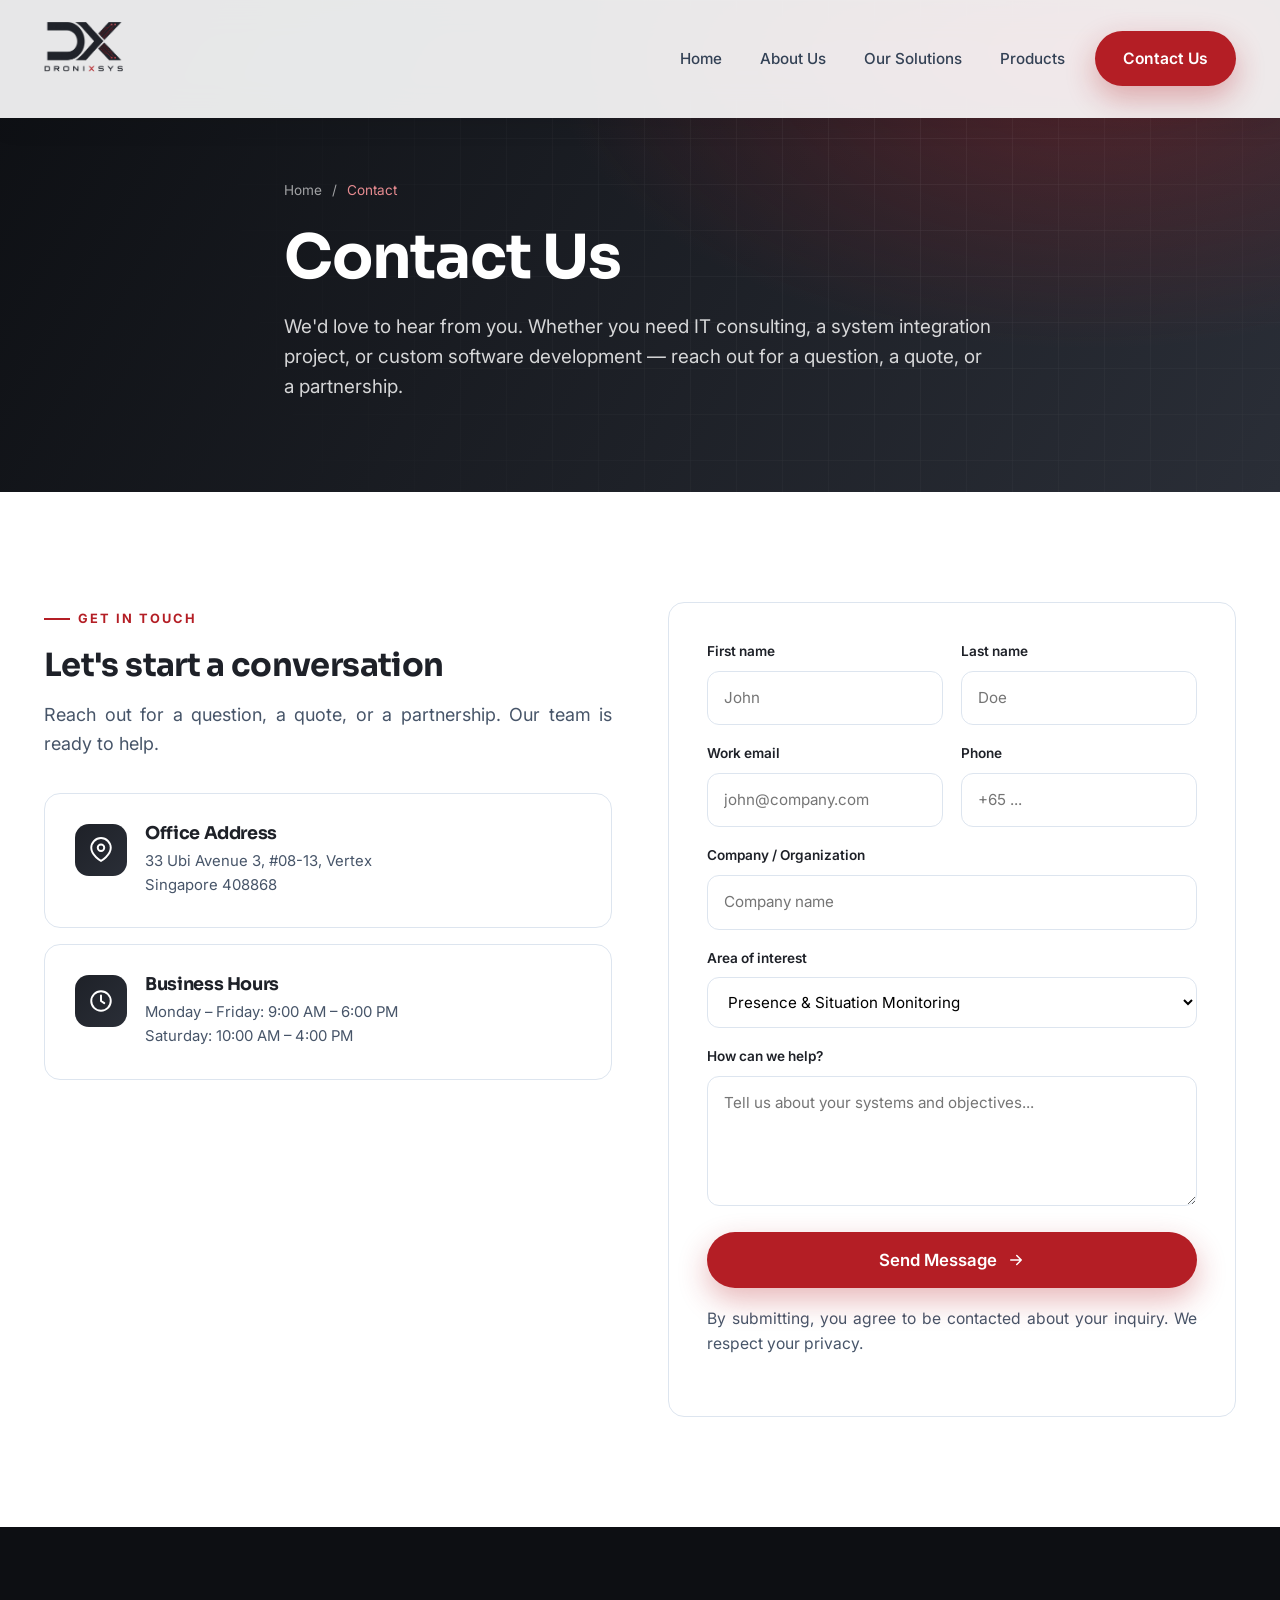
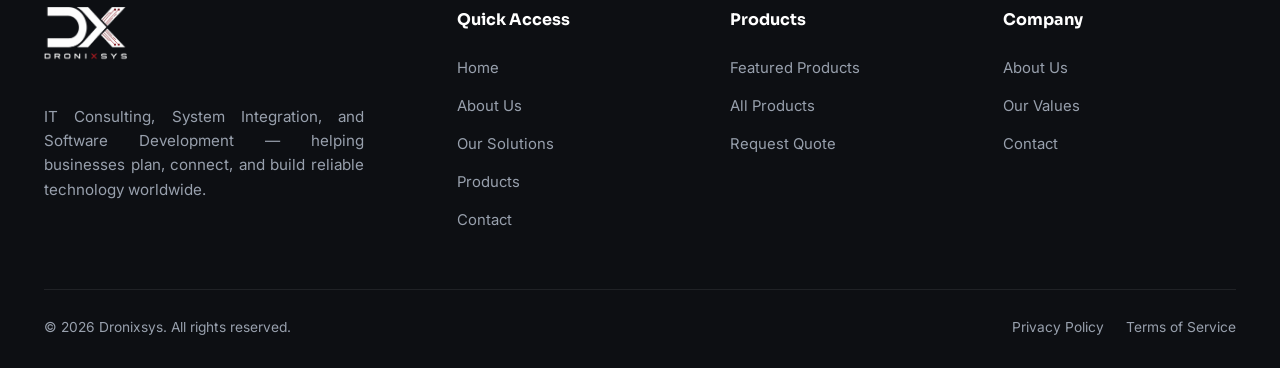
<file: contact.html>
<!DOCTYPE html>
<html lang="en">
<head>
<meta charset="UTF-8" />
<meta name="viewport" content="width=device-width, initial-scale=1.0" />
<title>Contact | Dronixsys</title>
<meta name="description" content="Get in touch with Dronixsys for IT consulting, system integration, custom software development, or a product quote. We'd love to hear from you." />
<link rel="canonical" href="https://dronixsys.com/contact.html" />
<meta name="theme-color" content="#171A20" />
<link rel="icon" href="assets/dronixsys-dark.png" />
<link rel="preconnect" href="https://fonts.googleapis.com" />
<link rel="preconnect" href="https://fonts.gstatic.com" crossorigin />
<link href="https://fonts.googleapis.com/css2?family=Inter:wght@400;500;600;700&family=Sora:wght@600;700;800&display=swap" rel="stylesheet" />
<link rel="stylesheet" href="css/style.css" />
</head>
<body>
<div class="scroll-progress"></div>

<header class="nav nav--solid" id="nav">
  <div class="container nav__inner">
    <a href="index.html" class="nav__logo" aria-label="Dronixsys home">
      <span class="logo-mark">
        <img src="assets/dronixsys-light.png" alt="Dronixsys" class="logo--white" />
        <img src="assets/dronixsys-dark.png" alt="Dronixsys" class="logo--dark" />
      </span>
    </a>
    <nav class="nav__menu" id="menu" aria-label="Primary">
      <a href="index.html" class="nav__link">Home</a>
      <a href="about.html" class="nav__link">About Us</a>
      <a href="solutions.html" class="nav__link">Our Solutions</a>
      <a href="products.html" class="nav__link">Products</a>
      <a href="contact.html" class="btn btn--primary nav__cta">Contact Us</a>
    </nav>
    <button class="nav__toggle" id="toggle" aria-label="Toggle menu" aria-expanded="false"><span></span><span></span><span></span></button>
  </div>
</header>

<section class="page-hero">
  <div class="page-hero__grid"></div>
  <div class="container page-hero__inner">
    <div class="crumbs"><a href="index.html">Home</a> / <span>Contact</span></div>
    <h1>Contact Us</h1>
    <p>We'd love to hear from you. Whether you need IT consulting, a system integration project, or custom software development — reach out for a question, a quote, or a partnership.</p>
  </div>
</section>

<section class="section">
  <div class="container grid grid-2" style="gap:56px; align-items:start">
    <!-- Contact info -->
    <div class="reveal">
      <span class="eyebrow">Get in Touch</span>
      <h2 class="section-title" style="font-size:2rem">Let's start a conversation</h2>
      <p class="section-lead" style="margin-bottom:34px">Reach out for a question, a quote, or a partnership. Our team is ready to help.</p>

      <div class="grid" style="gap:16px">
        <div class="info-card">
          <div class="info-ico"><svg viewBox="0 0 24 24" fill="none" stroke="currentColor" stroke-width="1.8"><path d="M21 10c0 7-9 12-9 12s-9-5-9-12a9 9 0 0 1 18 0z"/><circle cx="12" cy="10" r="3"/></svg></div>
          <div><h4>Office Address</h4><p>33 Ubi Avenue 3, #08-13, Vertex<br/>Singapore 408868</p></div>
        </div>
        <div class="info-card">
          <div class="info-ico"><svg viewBox="0 0 24 24" fill="none" stroke="currentColor" stroke-width="1.8"><circle cx="12" cy="12" r="9"/><path d="M12 7v5l3 2" stroke-linecap="round" stroke-linejoin="round"/></svg></div>
          <div><h4>Business Hours</h4><p>Monday – Friday: 9:00 AM – 6:00 PM<br/>Saturday: 10:00 AM – 4:00 PM</p></div>
        </div>
      </div>
    </div>

    <!-- Form -->
    <div class="reveal d1">
      <div class="card" style="padding:38px">
        <form class="form" data-demo>
          <div class="form__ok">✓ Thank you — your message has been received. We'll be in touch within one business day.</div>
          <div class="row">
            <div class="field"><label for="fn">First name</label><input id="fn" type="text" required placeholder="John" /></div>
            <div class="field"><label for="ln">Last name</label><input id="ln" type="text" required placeholder="Doe" /></div>
          </div>
          <div class="row">
            <div class="field"><label for="em">Work email</label><input id="em" type="email" required placeholder="john@company.com" /></div>
            <div class="field"><label for="ph">Phone</label><input id="ph" type="tel" placeholder="+65 ..." /></div>
          </div>
          <div class="field"><label for="co">Company / Organization</label><input id="co" type="text" placeholder="Company name" /></div>
          <div class="field">
            <label for="sv">Area of interest</label>
            <select id="sv">
              <option>Presence &amp; Situation Monitoring</option>
              <option>Communications &amp; Information System</option>
              <option>Communication Solutions</option>
              <option>Executive &amp; Facility Protection</option>
              <option>Product Design &amp; Development</option>
              <option>Request a Product Quote</option>
              <option>Other</option>
            </select>
          </div>
          <div class="field"><label for="msg">How can we help?</label><textarea id="msg" placeholder="Tell us about your systems and objectives..."></textarea></div>
          <button type="submit" class="btn btn--primary btn--lg" style="justify-content:center">Send Message
            <svg viewBox="0 0 24 24" fill="none" stroke="currentColor" stroke-width="2"><path d="M5 12h14M13 6l6 6-6 6" stroke-linecap="round" stroke-linejoin="round"/></svg>
          </button>
          <p class="form__note">By submitting, you agree to be contacted about your inquiry. We respect your privacy.</p>
        </form>
      </div>
    </div>
  </div>
</section>

<footer class="footer">
  <div class="container">
    <div class="footer__top">
      <div class="footer__brand">
        <div class="footer__logo"><img src="assets/dronixsys-light.png" alt="Dronixsys" /></div>
        <p>IT Consulting, System Integration, and Software Development — helping businesses plan, connect, and build reliable technology worldwide.</p>
      </div>
      <div class="footer__col"><h5>Quick Access</h5><a href="index.html">Home</a><a href="about.html">About Us</a><a href="solutions.html">Our Solutions</a><a href="products.html">Products</a><a href="contact.html">Contact</a></div>
      <div class="footer__col"><h5>Products</h5><a href="products.html">Featured Products</a><a href="products.html">All Products</a><a href="contact.html">Request Quote</a></div>
      <div class="footer__col"><h5>Company</h5><a href="about.html">About Us</a><a href="about.html#values">Our Values</a><a href="contact.html">Contact</a></div>
    </div>
    <div class="footer__bottom">
      <p>&copy; <span id="year">2026</span> Dronixsys. All rights reserved.</p>
      <div style="display:flex; gap:22px"><a href="#">Privacy Policy</a><a href="#">Terms of Service</a></div>
    </div>
  </div>
</footer>
<script src="js/main.js"></script>
</body>
</html>
</file>
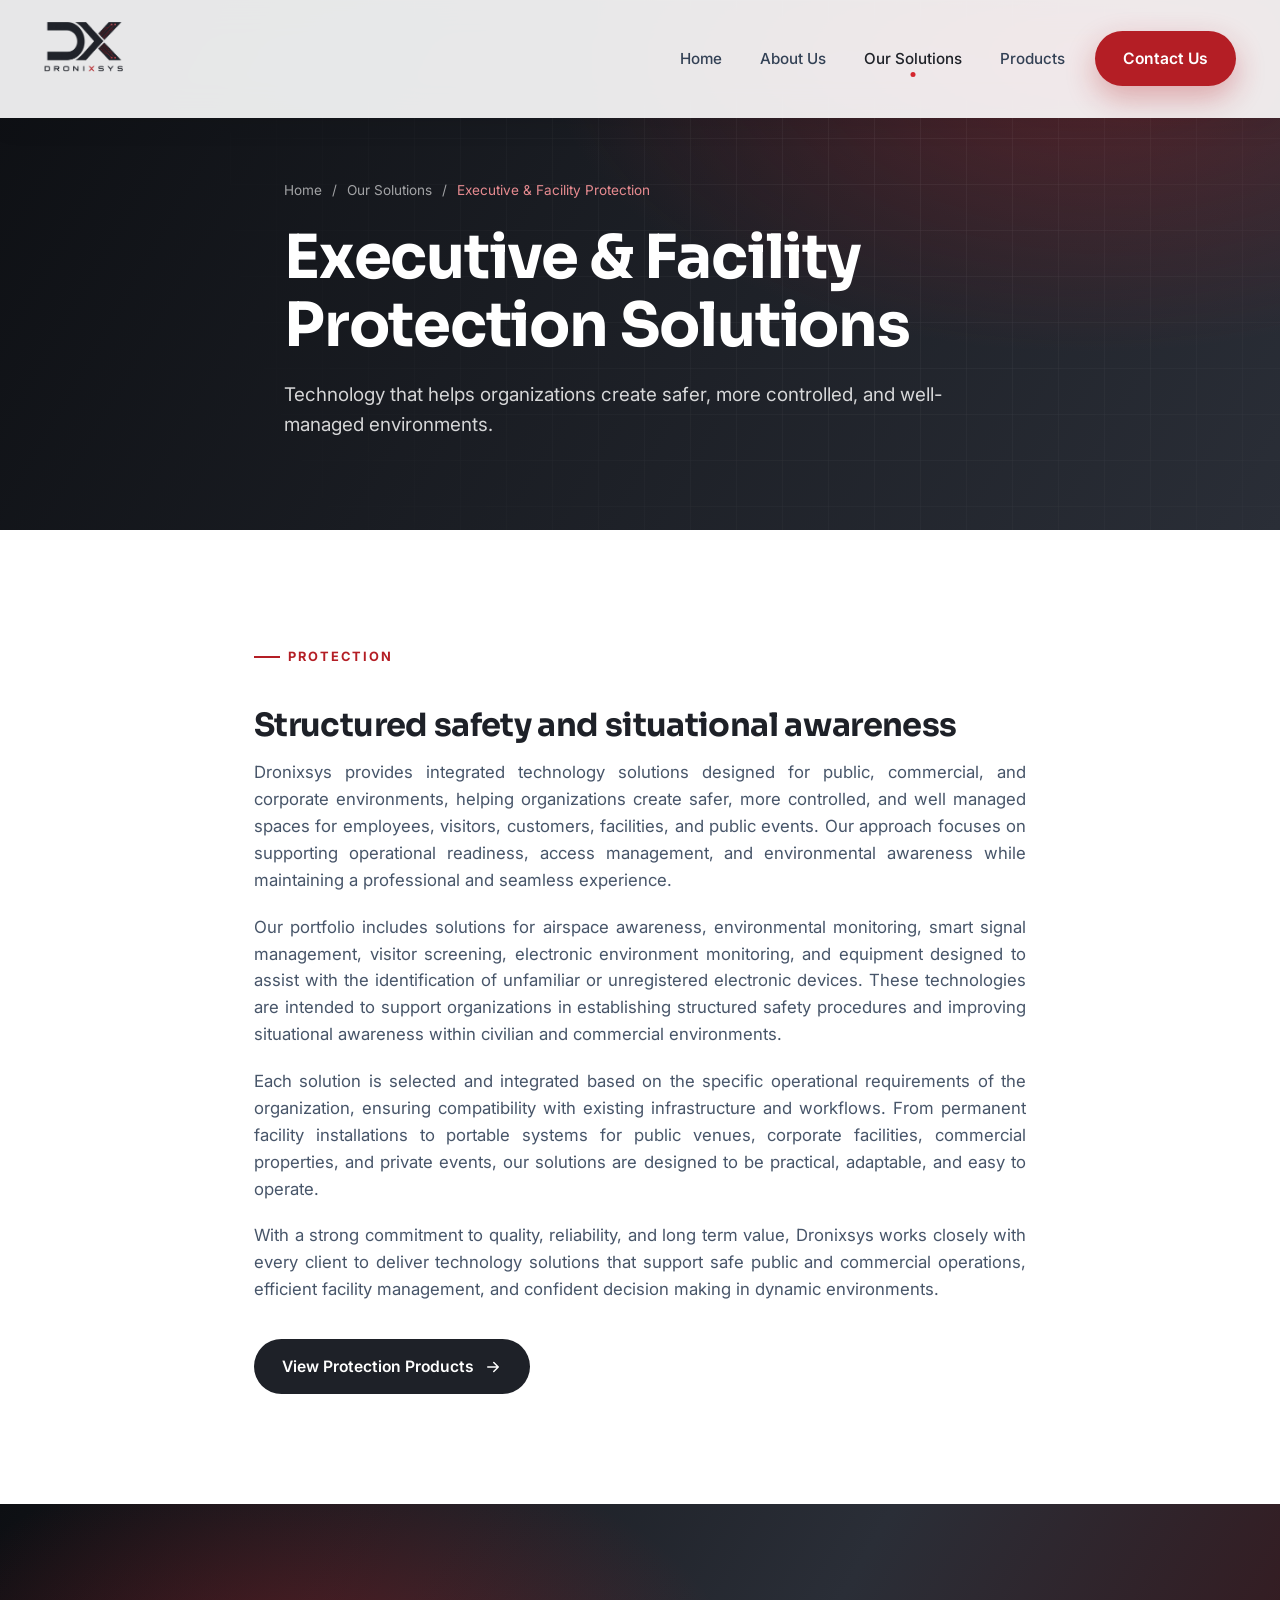
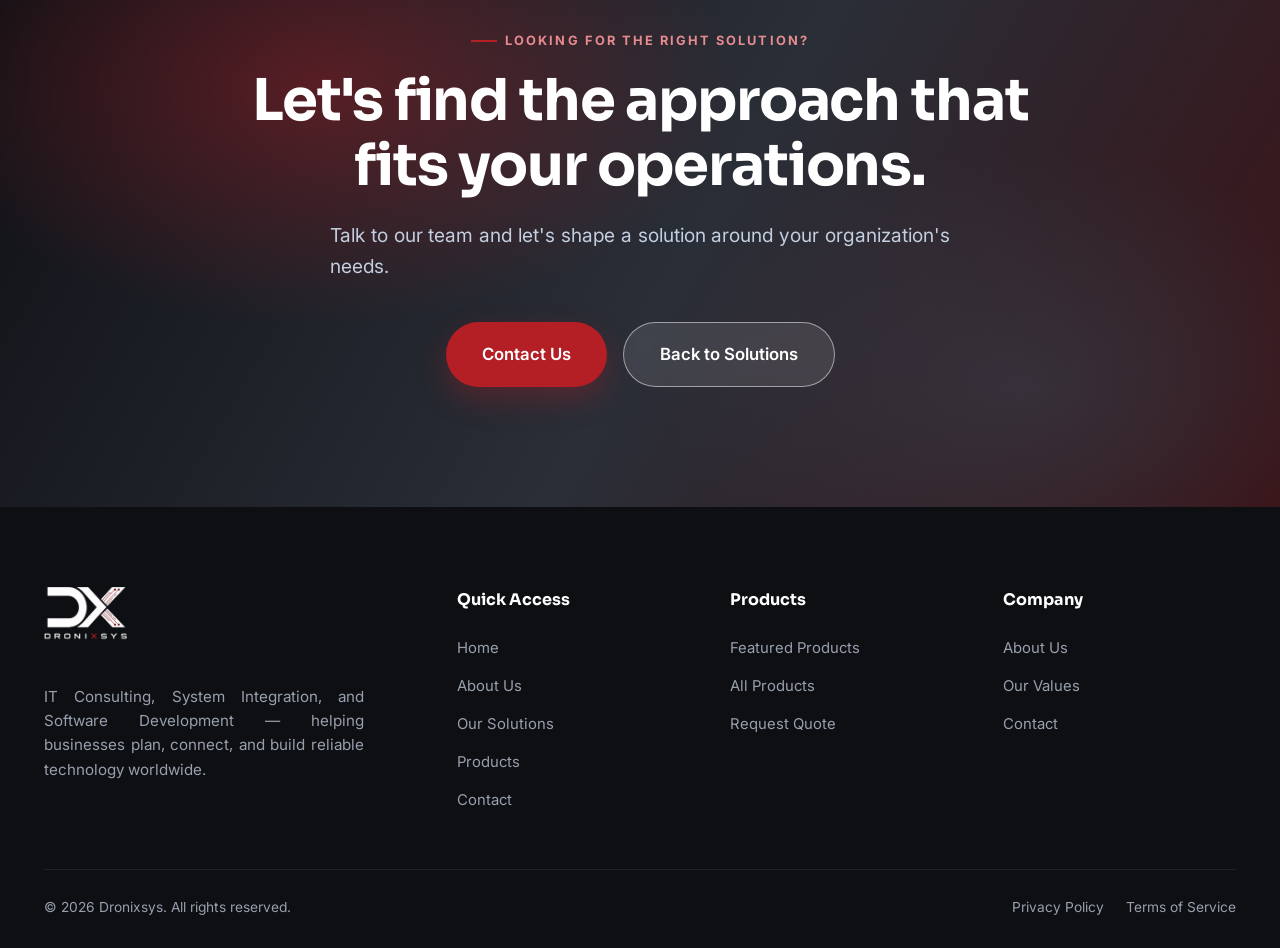
<file: facility-protection-solutions.html>
<!DOCTYPE html>
<html lang="en">
<head>
<meta charset="UTF-8" />
<meta name="viewport" content="width=device-width, initial-scale=1.0" />
<title>Executive &amp; Facility Protection Solutions | Dronixsys</title>
<meta name="description" content="Integrated technology solutions for safer, well-managed environments — airspace awareness, signal management, screening, and detection for executives, facilities, and events." />
<link rel="canonical" href="https://dronixsys.com/facility-protection-solutions.html" />
<meta name="theme-color" content="#171A20" />
<link rel="icon" href="assets/dronixsys-dark.png" />
<link rel="preconnect" href="https://fonts.googleapis.com" />
<link rel="preconnect" href="https://fonts.gstatic.com" crossorigin />
<link href="https://fonts.googleapis.com/css2?family=Inter:wght@400;500;600;700&family=Sora:wght@600;700;800&display=swap" rel="stylesheet" />
<link rel="stylesheet" href="css/style.css" />
</head>
<body>
<div class="scroll-progress"></div>

<header class="nav nav--solid" id="nav">
  <div class="container nav__inner">
    <a href="index.html" class="nav__logo" aria-label="Dronixsys home">
      <span class="logo-mark">
        <img src="assets/dronixsys-light.png" alt="Dronixsys" class="logo--white" />
        <img src="assets/dronixsys-dark.png" alt="Dronixsys" class="logo--dark" />
      </span>
    </a>
    <nav class="nav__menu" id="menu" aria-label="Primary">
      <a href="index.html" class="nav__link">Home</a>
      <a href="about.html" class="nav__link">About Us</a>
      <a href="solutions.html" class="nav__link active">Our Solutions</a>
      <a href="products.html" class="nav__link">Products</a>
      <a href="contact.html" class="btn btn--primary nav__cta">Contact Us</a>
    </nav>
    <button class="nav__toggle" id="toggle" aria-label="Toggle menu" aria-expanded="false"><span></span><span></span><span></span></button>
  </div>
</header>

<section class="page-hero">
  <div class="page-hero__grid"></div>
  <div class="container page-hero__inner">
    <div class="crumbs"><a href="index.html">Home</a> / <a href="solutions.html">Our Solutions</a> / <span>Executive &amp; Facility Protection</span></div>
    <h1>Executive &amp; Facility Protection Solutions</h1>
    <p>Technology that helps organizations create safer, more controlled, and well-managed environments.</p>
  </div>
</section>

<section class="section">
  <div class="container" style="max-width:820px">
    <div class="prose reveal">
      <span class="eyebrow">Protection</span>
      <h2 class="section-title" style="font-size:2rem">Structured safety and situational awareness</h2>
      <p>Dronixsys provides integrated technology solutions designed for public, commercial, and corporate environments, helping organizations create safer, more controlled, and well managed spaces for employees, visitors, customers, facilities, and public events. Our approach focuses on supporting operational readiness, access management, and environmental awareness while maintaining a professional and seamless experience.</p>
      <p>Our portfolio includes solutions for airspace awareness, environmental monitoring, smart signal management, visitor screening, electronic environment monitoring, and equipment designed to assist with the identification of unfamiliar or unregistered electronic devices. These technologies are intended to support organizations in establishing structured safety procedures and improving situational awareness within civilian and commercial environments.</p>
      <p>Each solution is selected and integrated based on the specific operational requirements of the organization, ensuring compatibility with existing infrastructure and workflows. From permanent facility installations to portable systems for public venues, corporate facilities, commercial properties, and private events, our solutions are designed to be practical, adaptable, and easy to operate.</p>
      <p>With a strong commitment to quality, reliability, and long term value, Dronixsys works closely with every client to deliver technology solutions that support safe public and commercial operations, efficient facility management, and confident decision making in dynamic environments.</p>
    </div>
    <div class="reveal d1" style="margin-top:36px">
      <a href="products.html?category=advance-presence-situation-monitoring" class="btn btn--navy">View Protection Products
        <svg viewBox="0 0 24 24" fill="none" stroke="currentColor" stroke-width="2"><path d="M5 12h14M13 6l6 6-6 6" stroke-linecap="round" stroke-linejoin="round"/></svg>
      </a>
    </div>
  </div>
</section>

<section class="finalcta">
  <div class="container">
    <span class="eyebrow" style="justify-content:center; color:#E68B90">Looking for the right solution?</span>
    <h2>Let's find the approach that fits your operations.</h2>
    <p>Talk to our team and let's shape a solution around your organization's needs.</p>
    <div class="hero__cta"><a href="contact.html" class="btn btn--primary btn--lg">Contact Us</a><a href="solutions.html" class="btn btn--ghost btn--lg">Back to Solutions</a></div>
  </div>
</section>

<footer class="footer">
  <div class="container">
    <div class="footer__top">
      <div class="footer__brand">
        <div class="footer__logo"><img src="assets/dronixsys-light.png" alt="Dronixsys" /></div>
        <p>IT Consulting, System Integration, and Software Development — helping businesses plan, connect, and build reliable technology worldwide.</p>
      </div>
      <div class="footer__col"><h5>Quick Access</h5><a href="index.html">Home</a><a href="about.html">About Us</a><a href="solutions.html">Our Solutions</a><a href="products.html">Products</a><a href="contact.html">Contact</a></div>
      <div class="footer__col"><h5>Products</h5><a href="products.html">Featured Products</a><a href="products.html">All Products</a><a href="contact.html">Request Quote</a></div>
      <div class="footer__col"><h5>Company</h5><a href="about.html">About Us</a><a href="about.html#values">Our Values</a><a href="contact.html">Contact</a></div>
    </div>
    <div class="footer__bottom">
      <p>&copy; <span id="year">2026</span> Dronixsys. All rights reserved.</p>
      <div style="display:flex; gap:22px"><a href="#">Privacy Policy</a><a href="#">Terms of Service</a></div>
    </div>
  </div>
</footer>
<script src="js/main.js"></script>
</body>
</html>
</file>
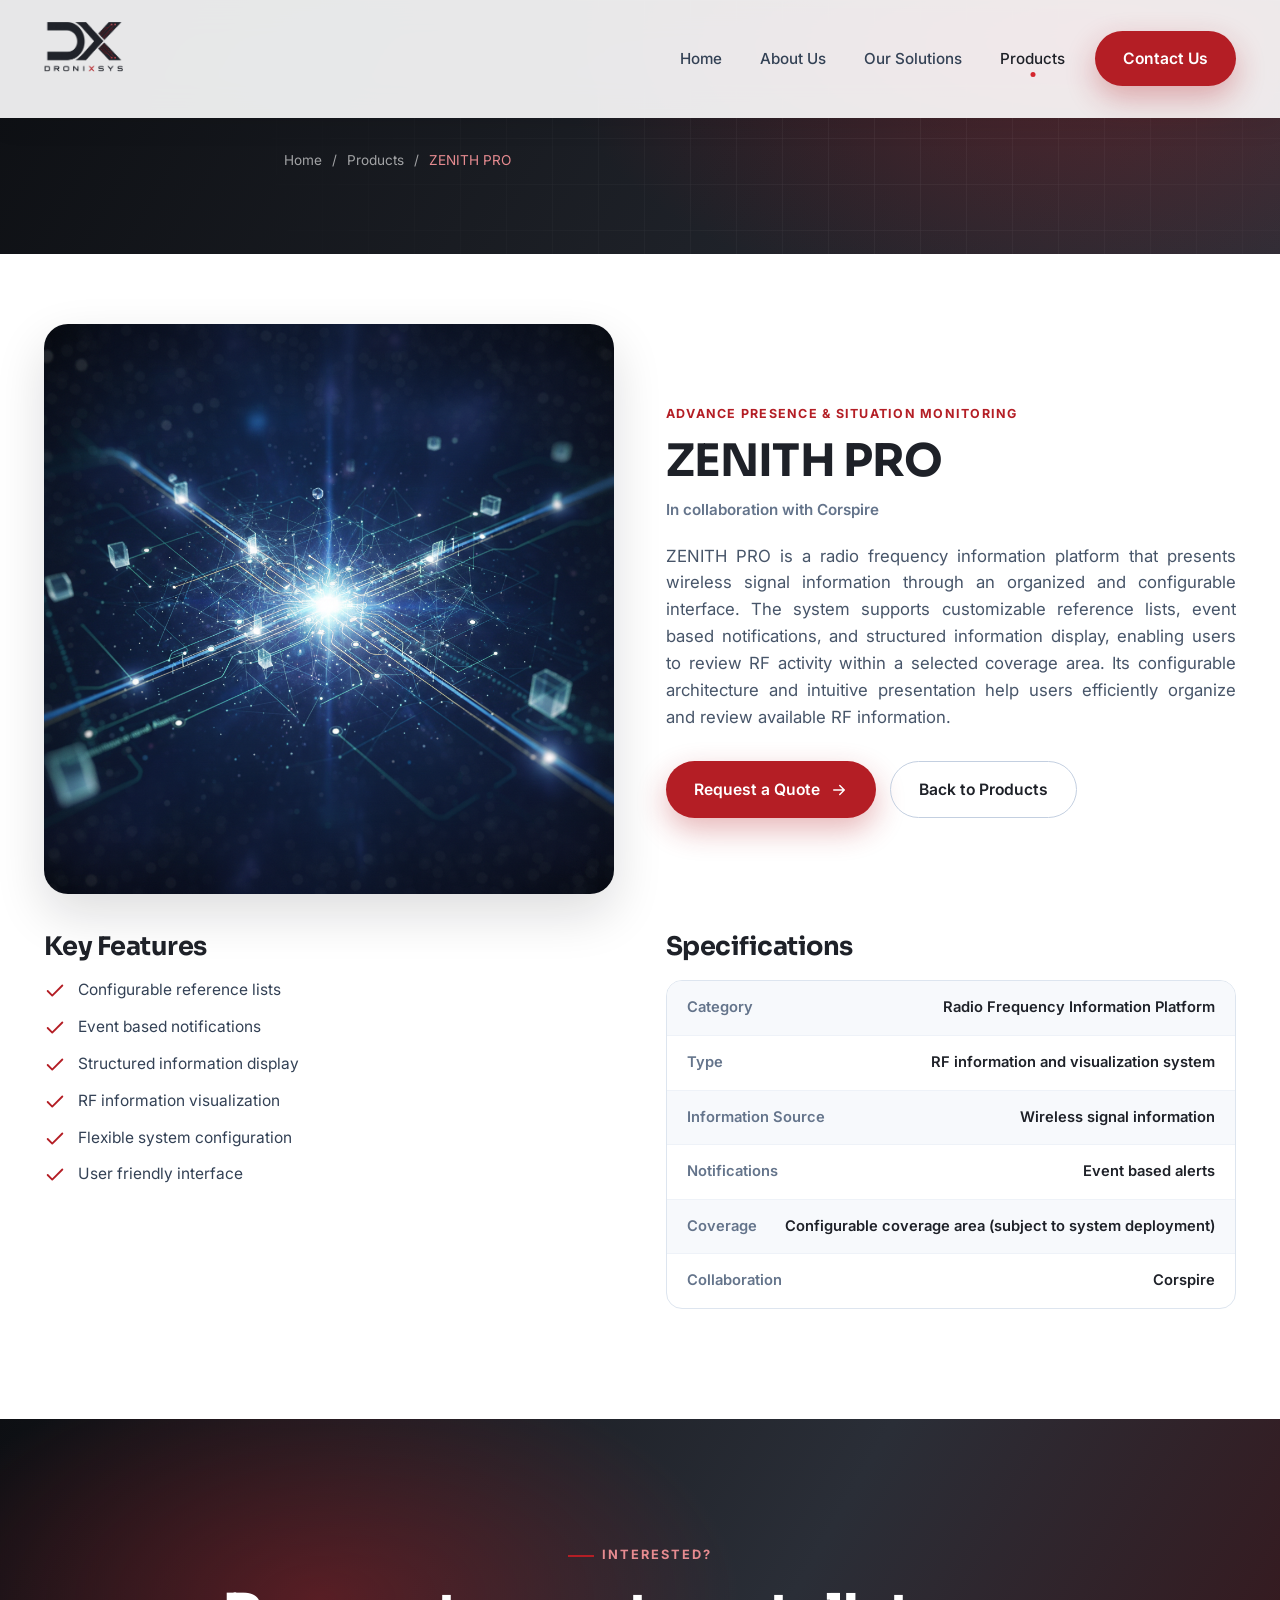
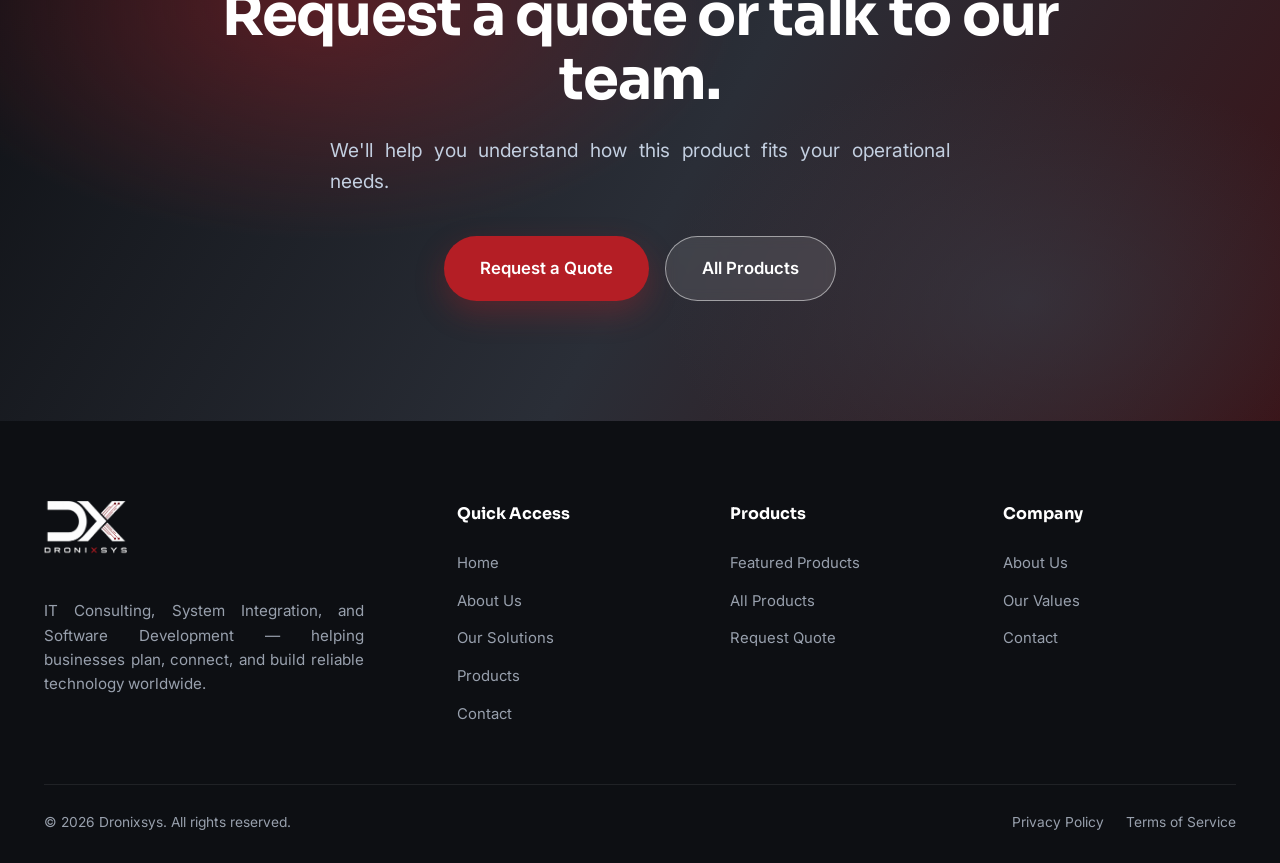
<file: product-detail.html>
<!DOCTYPE html>
<html lang="en">
<head>
<meta charset="UTF-8" />
<meta name="viewport" content="width=device-width, initial-scale=1.0" />
<title>Product Detail | Dronixsys</title>
<meta name="description" content="Explore detailed specifications, key features, and capabilities of Dronixsys technology products." />
<meta name="theme-color" content="#171A20" />
<link rel="icon" href="assets/dronixsys-dark.png" />
<link rel="preconnect" href="https://fonts.googleapis.com" />
<link rel="preconnect" href="https://fonts.gstatic.com" crossorigin />
<link href="https://fonts.googleapis.com/css2?family=Inter:wght@400;500;600;700&family=Sora:wght@600;700;800&display=swap" rel="stylesheet" />
<link rel="stylesheet" href="css/style.css" />
</head>
<body>
<div class="scroll-progress"></div>

<header class="nav nav--solid" id="nav">
  <div class="container nav__inner">
    <a href="index.html" class="nav__logo" aria-label="Dronixsys home">
      <span class="logo-mark">
        <img src="assets/dronixsys-light.png" alt="Dronixsys" class="logo--white" />
        <img src="assets/dronixsys-dark.png" alt="Dronixsys" class="logo--dark" />
      </span>
    </a>
    <nav class="nav__menu" id="menu" aria-label="Primary">
      <a href="index.html" class="nav__link">Home</a>
      <a href="about.html" class="nav__link">About Us</a>
      <a href="solutions.html" class="nav__link">Our Solutions</a>
      <a href="products.html" class="nav__link active">Products</a>
      <a href="contact.html" class="btn btn--primary nav__cta">Contact Us</a>
    </nav>
    <button class="nav__toggle" id="toggle" aria-label="Toggle menu" aria-expanded="false"><span></span><span></span><span></span></button>
  </div>
</header>

<div id="productDetail">
  <section class="page-hero" style="padding:150px 0 60px">
    <div class="page-hero__grid"></div>
    <div class="container page-hero__inner">
      <div class="crumbs"><a href="index.html">Home</a> / <a href="products.html">Products</a> / <span id="pdCrumb">Product</span></div>
    </div>
  </section>

  <section class="section" style="padding-top:70px">
    <div class="container">
      <div class="pd-top" id="pdMain"></div>
      <div class="pd-grid">
        <div class="reveal" id="pdFeatures"></div>
        <div class="reveal d1" id="pdSpecs"></div>
      </div>
    </div>
  </section>

  <section class="section bg-slate" id="pdRelated"></section>
</div>

<!-- CTA -->
<section class="finalcta">
  <div class="container">
    <span class="eyebrow" style="justify-content:center; color:#E68B90">Interested?</span>
    <h2>Request a quote or talk to our team.</h2>
    <p>We'll help you understand how this product fits your operational needs.</p>
    <div class="hero__cta"><a href="contact.html" class="btn btn--primary btn--lg">Request a Quote</a><a href="products.html" class="btn btn--ghost btn--lg">All Products</a></div>
  </div>
</section>

<footer class="footer">
  <div class="container">
    <div class="footer__top">
      <div class="footer__brand">
        <div class="footer__logo"><img src="assets/dronixsys-light.png" alt="Dronixsys" /></div>
        <p>IT Consulting, System Integration, and Software Development — helping businesses plan, connect, and build reliable technology worldwide.</p>
      </div>
      <div class="footer__col"><h5>Quick Access</h5><a href="index.html">Home</a><a href="about.html">About Us</a><a href="solutions.html">Our Solutions</a><a href="products.html">Products</a><a href="contact.html">Contact</a></div>
      <div class="footer__col"><h5>Products</h5><a href="products.html">Featured Products</a><a href="products.html">All Products</a><a href="contact.html">Request Quote</a></div>
      <div class="footer__col"><h5>Company</h5><a href="about.html">About Us</a><a href="about.html#values">Our Values</a><a href="contact.html">Contact</a></div>
    </div>
    <div class="footer__bottom">
      <p>&copy; <span id="year">2026</span> Dronixsys. All rights reserved.</p>
      <div style="display:flex; gap:22px"><a href="#">Privacy Policy</a><a href="#">Terms of Service</a></div>
    </div>
  </div>
</footer>
<script src="js/products-data.js"></script>
<script src="js/product-detail.js"></script>
<script src="js/main.js"></script>
</body>
</html>
</file>
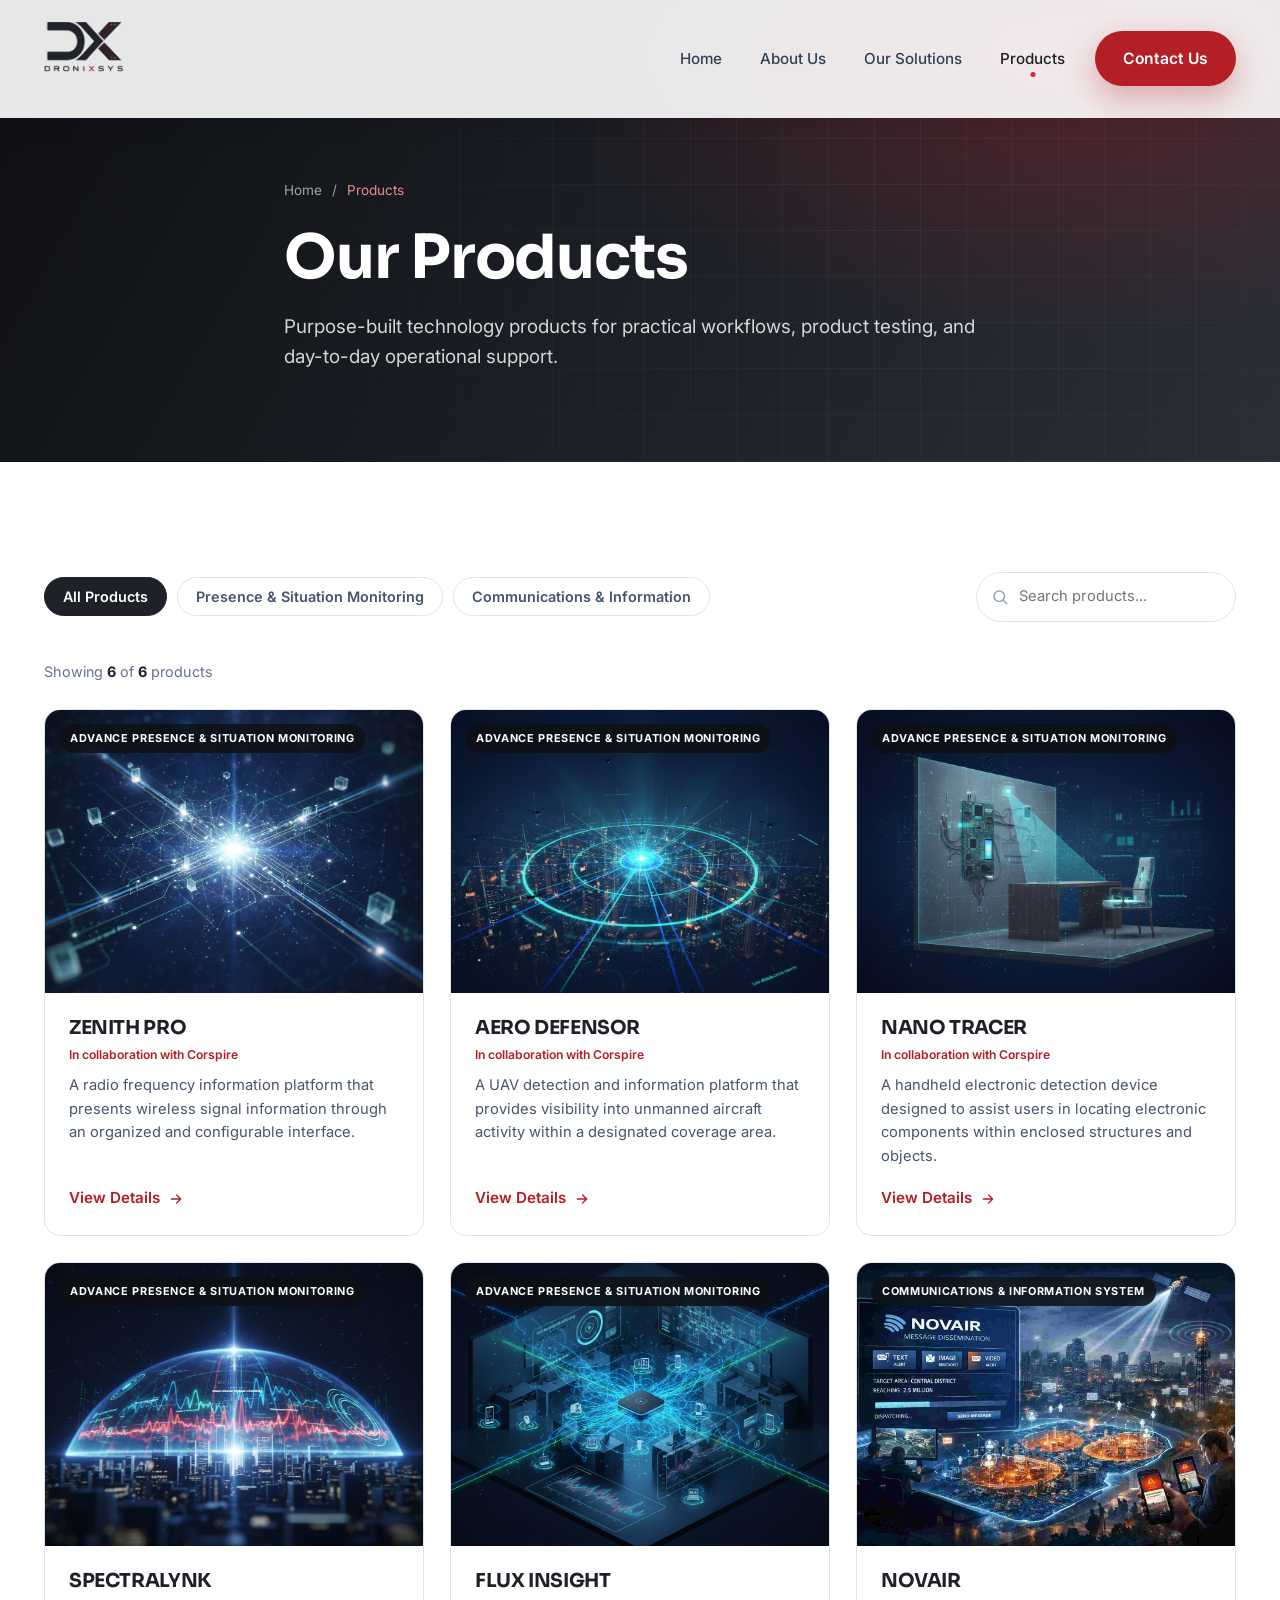
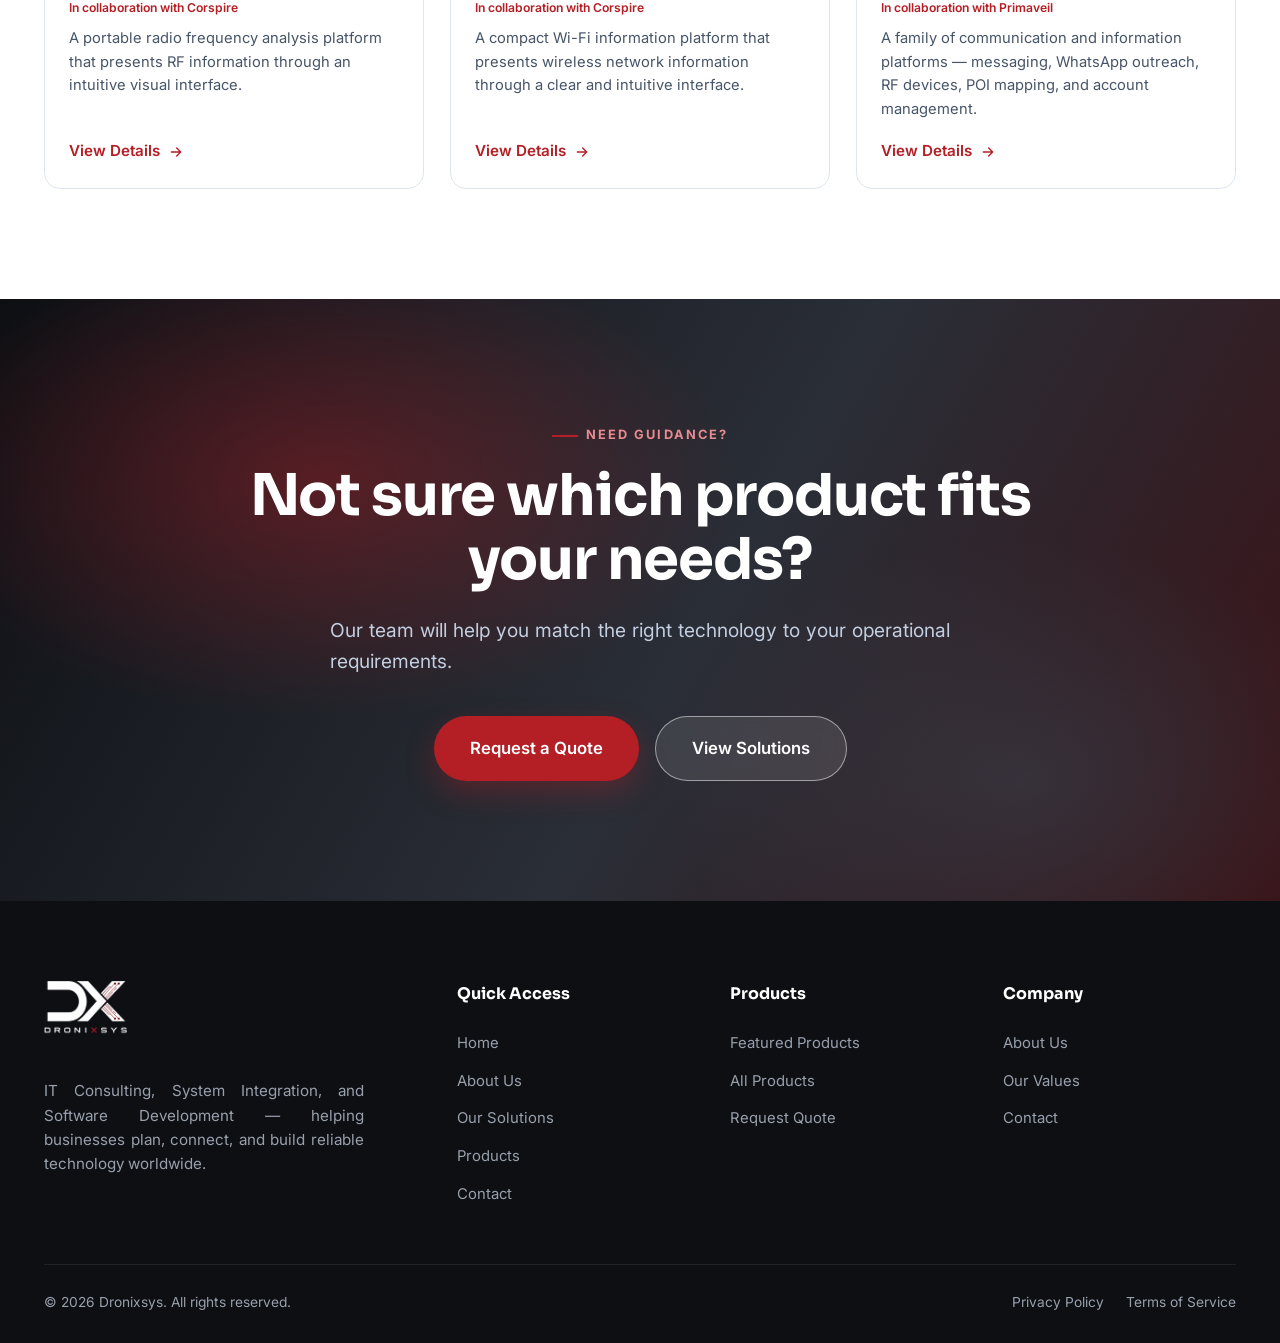
<file: products.html>
<!DOCTYPE html>
<html lang="en">
<head>
<meta charset="UTF-8" />
<meta name="viewport" content="width=device-width, initial-scale=1.0" />
<title>Products | Dronixsys</title>
<meta name="description" content="Purpose-built technology products for practical workflows, monitoring, and communication — presence & situation monitoring and communications & information systems." />
<link rel="canonical" href="https://dronixsys.com/products.html" />
<meta name="theme-color" content="#171A20" />
<link rel="icon" href="assets/dronixsys-dark.png" />
<link rel="preconnect" href="https://fonts.googleapis.com" />
<link rel="preconnect" href="https://fonts.gstatic.com" crossorigin />
<link href="https://fonts.googleapis.com/css2?family=Inter:wght@400;500;600;700&family=Sora:wght@600;700;800&display=swap" rel="stylesheet" />
<link rel="stylesheet" href="css/style.css" />
</head>
<body>
<div class="scroll-progress"></div>

<header class="nav nav--solid" id="nav">
  <div class="container nav__inner">
    <a href="index.html" class="nav__logo" aria-label="Dronixsys home">
      <span class="logo-mark">
        <img src="assets/dronixsys-light.png" alt="Dronixsys" class="logo--white" />
        <img src="assets/dronixsys-dark.png" alt="Dronixsys" class="logo--dark" />
      </span>
    </a>
    <nav class="nav__menu" id="menu" aria-label="Primary">
      <a href="index.html" class="nav__link">Home</a>
      <a href="about.html" class="nav__link">About Us</a>
      <a href="solutions.html" class="nav__link">Our Solutions</a>
      <a href="products.html" class="nav__link active">Products</a>
      <a href="contact.html" class="btn btn--primary nav__cta">Contact Us</a>
    </nav>
    <button class="nav__toggle" id="toggle" aria-label="Toggle menu" aria-expanded="false"><span></span><span></span><span></span></button>
  </div>
</header>

<section class="page-hero">
  <div class="page-hero__grid"></div>
  <div class="container page-hero__inner">
    <div class="crumbs"><a href="index.html">Home</a> / <span>Products</span></div>
    <h1>Our Products</h1>
    <p>Purpose-built technology products for practical workflows, product testing, and day-to-day operational support.</p>
  </div>
</section>

<section class="section">
  <div class="container">
    <div class="prod-toolbar">
      <div class="prod-filters">
        <button data-filter="" class="active">All Products</button>
        <button data-filter="advance-presence-situation-monitoring">Presence &amp; Situation Monitoring</button>
        <button data-filter="communications-information-system">Communications &amp; Information</button>
      </div>
      <div class="prod-search">
        <svg viewBox="0 0 24 24" fill="none" stroke="currentColor" stroke-width="2"><circle cx="11" cy="11" r="7"/><path d="M21 21l-4.3-4.3" stroke-linecap="round"/></svg>
        <input type="text" id="searchInput" placeholder="Search products..." aria-label="Search products" />
      </div>
    </div>
    <p class="prod-meta">Showing <b id="resultsCount">10</b> of <b id="totalCount">10</b> products</p>

    <div class="grid grid-3" id="productsGrid"></div>
    <div class="empty-state" id="emptyState">
      <h3 style="color:var(--navy)">No products found</h3>
      <p>Try a different search term or category.</p>
    </div>
  </div>
</section>

<!-- CTA -->
<section class="finalcta">
  <div class="container">
    <span class="eyebrow" style="justify-content:center; color:#E68B90">Need guidance?</span>
    <h2>Not sure which product fits your needs?</h2>
    <p>Our team will help you match the right technology to your operational requirements.</p>
    <div class="hero__cta"><a href="contact.html" class="btn btn--primary btn--lg">Request a Quote</a><a href="solutions.html" class="btn btn--ghost btn--lg">View Solutions</a></div>
  </div>
</section>

<footer class="footer">
  <div class="container">
    <div class="footer__top">
      <div class="footer__brand">
        <div class="footer__logo"><img src="assets/dronixsys-light.png" alt="Dronixsys" /></div>
        <p>IT Consulting, System Integration, and Software Development — helping businesses plan, connect, and build reliable technology worldwide.</p>
      </div>
      <div class="footer__col"><h5>Quick Access</h5><a href="index.html">Home</a><a href="about.html">About Us</a><a href="solutions.html">Our Solutions</a><a href="products.html">Products</a><a href="contact.html">Contact</a></div>
      <div class="footer__col"><h5>Products</h5><a href="products.html">Featured Products</a><a href="products.html">All Products</a><a href="contact.html">Request Quote</a></div>
      <div class="footer__col"><h5>Company</h5><a href="about.html">About Us</a><a href="about.html#values">Our Values</a><a href="contact.html">Contact</a></div>
    </div>
    <div class="footer__bottom">
      <p>&copy; <span id="year">2026</span> Dronixsys. All rights reserved.</p>
      <div style="display:flex; gap:22px"><a href="#">Privacy Policy</a><a href="#">Terms of Service</a></div>
    </div>
  </div>
</footer>
<script src="js/products-data.js"></script>
<script src="js/products.js"></script>
<script src="js/main.js"></script>
</body>
</html>
</file>
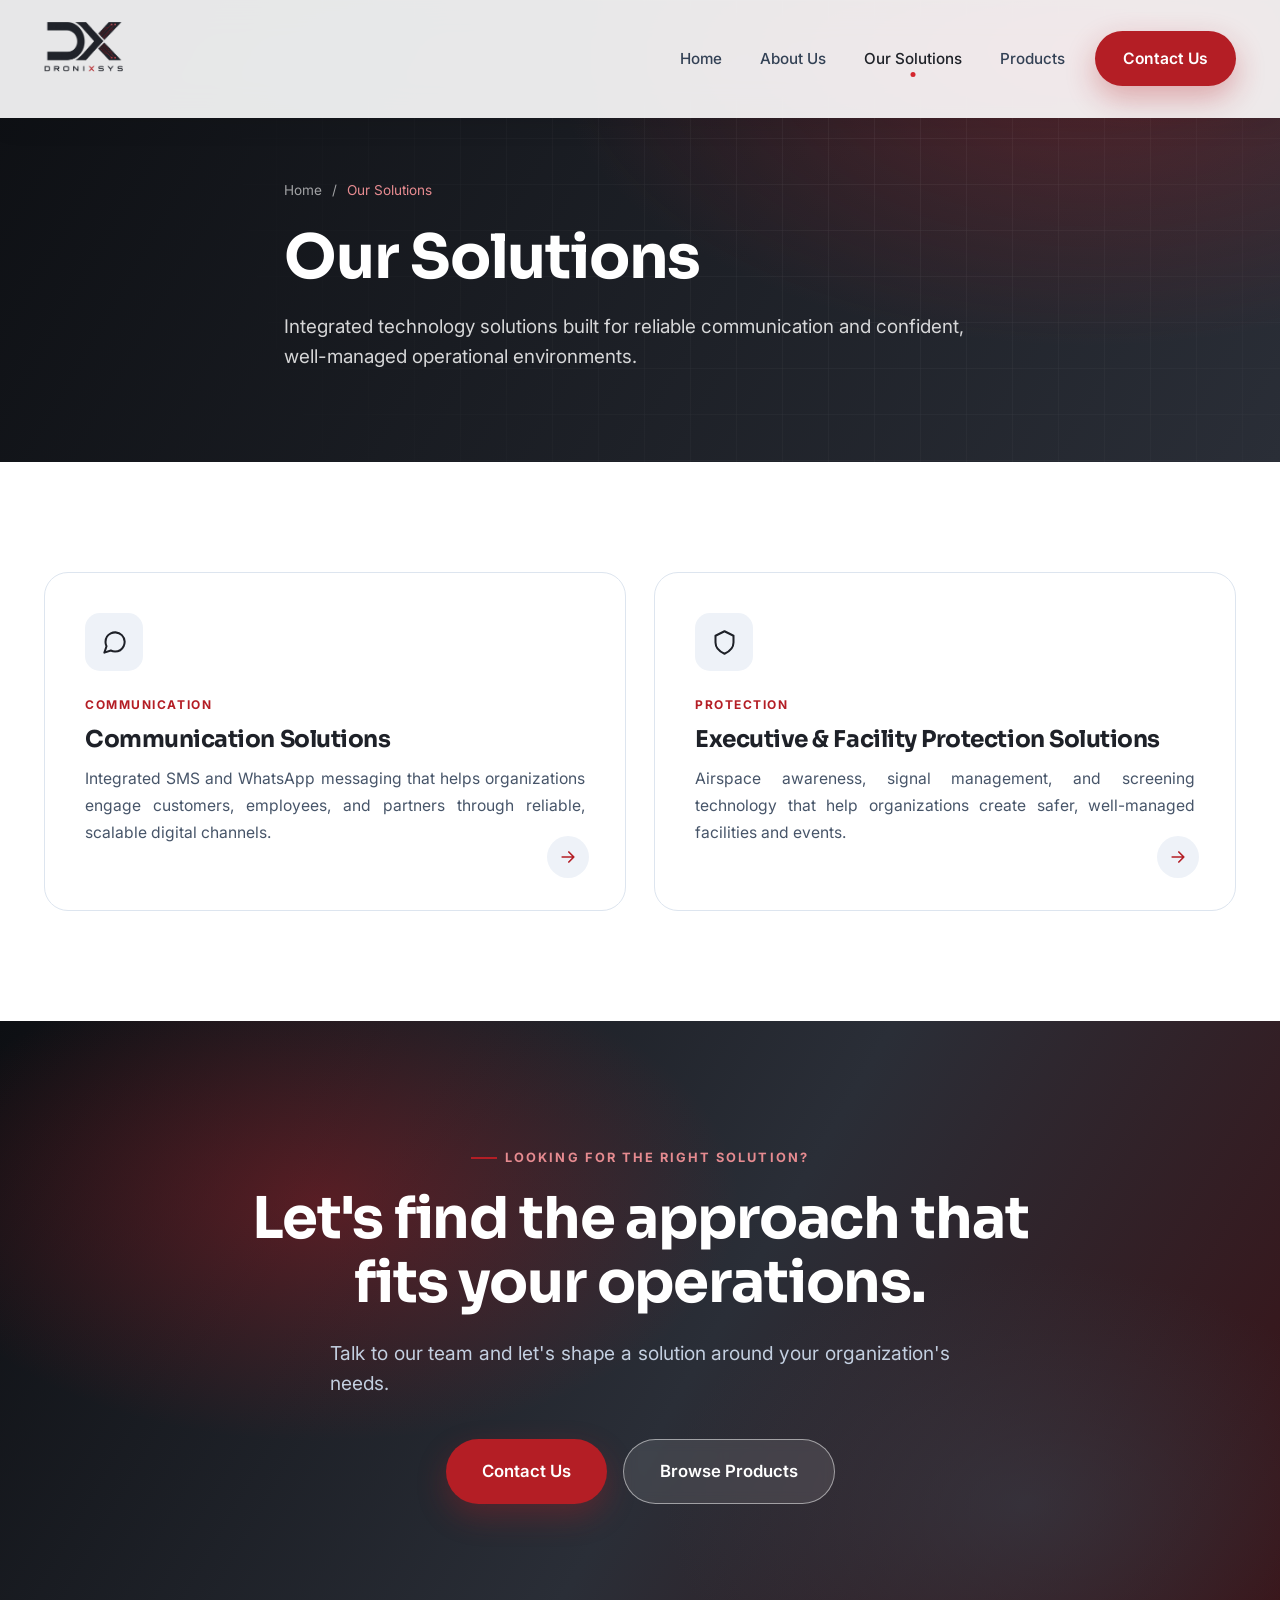
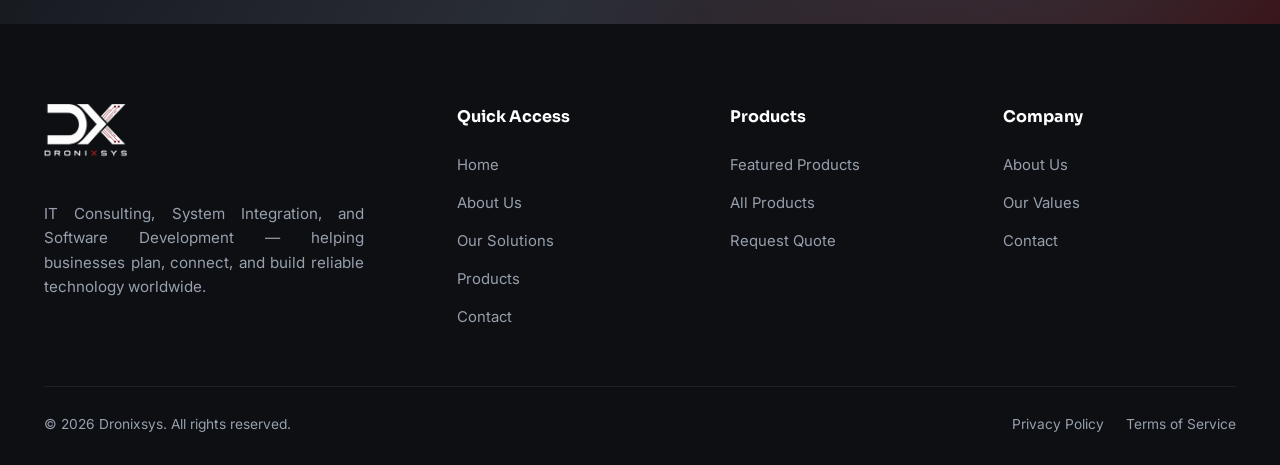
<file: solutions.html>
<!DOCTYPE html>
<html lang="en">
<head>
<meta charset="UTF-8" />
<meta name="viewport" content="width=device-width, initial-scale=1.0" />
<title>Our Solutions | Dronixsys</title>
<meta name="description" content="Integrated technology solutions for reliable communication and confident, well-managed operational environments — communication platforms and executive & facility protection." />
<link rel="canonical" href="https://dronixsys.com/solutions.html" />
<meta name="theme-color" content="#171A20" />
<link rel="icon" href="assets/dronixsys-dark.png" />
<link rel="preconnect" href="https://fonts.googleapis.com" />
<link rel="preconnect" href="https://fonts.gstatic.com" crossorigin />
<link href="https://fonts.googleapis.com/css2?family=Inter:wght@400;500;600;700&family=Sora:wght@600;700;800&display=swap" rel="stylesheet" />
<link rel="stylesheet" href="css/style.css" />
</head>
<body>
<div class="scroll-progress"></div>

<header class="nav nav--solid" id="nav">
  <div class="container nav__inner">
    <a href="index.html" class="nav__logo" aria-label="Dronixsys home">
      <span class="logo-mark">
        <img src="assets/dronixsys-light.png" alt="Dronixsys" class="logo--white" />
        <img src="assets/dronixsys-dark.png" alt="Dronixsys" class="logo--dark" />
      </span>
    </a>
    <nav class="nav__menu" id="menu" aria-label="Primary">
      <a href="index.html" class="nav__link">Home</a>
      <a href="about.html" class="nav__link">About Us</a>
      <a href="solutions.html" class="nav__link active">Our Solutions</a>
      <a href="products.html" class="nav__link">Products</a>
      <a href="contact.html" class="btn btn--primary nav__cta">Contact Us</a>
    </nav>
    <button class="nav__toggle" id="toggle" aria-label="Toggle menu" aria-expanded="false"><span></span><span></span><span></span></button>
  </div>
</header>

<section class="page-hero">
  <div class="page-hero__grid"></div>
  <div class="container page-hero__inner">
    <div class="crumbs"><a href="index.html">Home</a> / <span>Our Solutions</span></div>
    <h1>Our Solutions</h1>
    <p>Integrated technology solutions built for reliable communication and confident, well-managed operational environments.</p>
  </div>
</section>

<section class="section">
  <div class="container">
    <div class="sol-cards">

      <!-- Communication -->
      <a class="sol-card reveal" href="communication-solutions.html">
        <div class="sol-card__ico">
          <svg viewBox="0 0 24 24" fill="none" stroke="currentColor" stroke-width="1.8"><path d="M21 11.5a8.38 8.38 0 0 1-.9 3.8 8.5 8.5 0 0 1-7.6 4.7 8.38 8.38 0 0 1-3.8-.9L3 21l1.9-5.7a8.38 8.38 0 0 1-.9-3.8 8.5 8.5 0 0 1 4.7-7.6 8.38 8.38 0 0 1 3.8-.9h.5a8.48 8.48 0 0 1 8 8v.5z" stroke-linecap="round" stroke-linejoin="round"/></svg>
        </div>
        <span class="sol-card__cat">Communication</span>
        <h3>Communication Solutions</h3>
        <p>Integrated SMS and WhatsApp messaging that helps organizations engage customers, employees, and partners through reliable, scalable digital channels.</p>
        <span class="sol-card__arrow"><svg viewBox="0 0 24 24" fill="none" stroke="currentColor" stroke-width="2"><path d="M5 12h14M13 6l6 6-6 6" stroke-linecap="round" stroke-linejoin="round"/></svg></span>
      </a>

      <!-- Protection -->
      <a class="sol-card reveal d1" href="facility-protection-solutions.html">
        <div class="sol-card__ico">
          <svg viewBox="0 0 24 24" fill="none" stroke="currentColor" stroke-width="1.8"><path d="M12 2l8 4v6c0 5-3.5 8-8 10-4.5-2-8-5-8-10V6l8-4z" stroke-linejoin="round"/></svg>
        </div>
        <span class="sol-card__cat">Protection</span>
        <h3>Executive &amp; Facility Protection Solutions</h3>
        <p>Airspace awareness, signal management, and screening technology that help organizations create safer, well-managed facilities and events.</p>
        <span class="sol-card__arrow"><svg viewBox="0 0 24 24" fill="none" stroke="currentColor" stroke-width="2"><path d="M5 12h14M13 6l6 6-6 6" stroke-linecap="round" stroke-linejoin="round"/></svg></span>
      </a>

    </div>
  </div>
</section>

<!-- CTA -->
<section class="finalcta">
  <div class="container">
    <span class="eyebrow" style="justify-content:center; color:#E68B90">Looking for the right solution?</span>
    <h2>Let's find the approach that fits your operations.</h2>
    <p>Talk to our team and let's shape a solution around your organization's needs.</p>
    <div class="hero__cta"><a href="contact.html" class="btn btn--primary btn--lg">Contact Us</a><a href="products.html" class="btn btn--ghost btn--lg">Browse Products</a></div>
  </div>
</section>

<footer class="footer">
  <div class="container">
    <div class="footer__top">
      <div class="footer__brand">
        <div class="footer__logo"><img src="assets/dronixsys-light.png" alt="Dronixsys" /></div>
        <p>IT Consulting, System Integration, and Software Development — helping businesses plan, connect, and build reliable technology worldwide.</p>
      </div>
      <div class="footer__col"><h5>Quick Access</h5><a href="index.html">Home</a><a href="about.html">About Us</a><a href="solutions.html">Our Solutions</a><a href="products.html">Products</a><a href="contact.html">Contact</a></div>
      <div class="footer__col"><h5>Products</h5><a href="products.html">Featured Products</a><a href="products.html">All Products</a><a href="contact.html">Request Quote</a></div>
      <div class="footer__col"><h5>Company</h5><a href="about.html">About Us</a><a href="about.html#values">Our Values</a><a href="contact.html">Contact</a></div>
    </div>
    <div class="footer__bottom">
      <p>&copy; <span id="year">2026</span> Dronixsys. All rights reserved.</p>
      <div style="display:flex; gap:22px"><a href="#">Privacy Policy</a><a href="#">Terms of Service</a></div>
    </div>
  </div>
</footer>
<script src="js/main.js"></script>
</body>
</html>
</file>
<file: css/style.css>
/* ============================================================
   DRONIXSYS — Enterprise Design System
   Palette sampled from brand logo: Graphite #1E2128 · Red #B41E25 · Silver #C9CCD3
   ============================================================ */

:root {
  /* Brand — graphite + red + silver (sampled from Dronixsys logo) */
  --navy: #1E2128;   /* graphite (primary dark, logo mark) */
  --navy-800: #171A20;
  --navy-900: #0D0F13;
  --navy-700: #2A2E37;
  --navy-600: #383D48;
  --red: #B41E25;        /* brand red (logo) */
  --red-bright: #D4262E; /* brighter red for hover/gradients */
  --red-deep: #7A0000;   /* deep red shade from logo */
  --red-tint: #E68B90;   /* light red accent for dark backgrounds */
  --red-soft: #f0d7d8;
  --silver: #C9CCD3;

  /* Neutrals */
  --white: #ffffff;
  --ink: #15181E;
  --slate-50: #f7f9fc;
  --slate-100: #eef2f8;
  --slate-200: #dde5ef;
  --slate-300: #c3cfe0;
  --slate-400: #94a3b8;
  --slate-500: #64748b;
  --slate-600: #475569;
  --slate-700: #334155;

  /* Effects */
  --shadow-sm: 0 1px 2px rgba(14, 16, 19, .06), 0 1px 3px rgba(14, 16, 19, .1);
  --shadow-md: 0 8px 24px rgba(14, 16, 19, .08);
  --shadow-lg: 0 20px 50px rgba(14, 16, 19, .14);
  --shadow-xl: 0 40px 90px rgba(14, 16, 19, .22);
  --radius: 16px;
  --radius-lg: 24px;
  --radius-sm: 10px;

  --container: 1240px;
  --ease: cubic-bezier(.22, 1, .36, 1);
  --font: "Inter", -apple-system, BlinkMacSystemFont, "Segoe UI", Roboto, sans-serif;
  --font-display: "Sora", "Inter", sans-serif;
}

/* ---------- Reset ---------- */
*, *::before, *::after { box-sizing: border-box; margin: 0; padding: 0; }
html { scroll-behavior: smooth; -webkit-text-size-adjust: 100%; }
body {
  font-family: var(--font);
  color: var(--ink);
  background: var(--white);
  line-height: 1.6;
  overflow-x: hidden;
  -webkit-font-smoothing: antialiased;
  text-rendering: optimizeLegibility;
}
img { max-width: 100%; display: block; }
a { color: inherit; text-decoration: none; }
ul { list-style: none; }
button { font-family: inherit; cursor: pointer; border: none; background: none; }
h1, h2, h3, h4 { font-family: var(--font-display); line-height: 1.12; letter-spacing: -.02em; font-weight: 700; }

/* ---------- Layout helpers ---------- */
.container { width: 100%; max-width: var(--container); margin-inline: auto; padding-inline: 24px; }
.section { padding: 110px 0; position: relative; }
.section--tight { padding: 80px 0; }
.bg-slate { background: var(--slate-50); }
.bg-navy { background: var(--navy-800); color: #d3d6dd; }
.center { text-align: center; }

.eyebrow {
  display: inline-flex; align-items: center; gap: 8px;
  font-size: .8rem; font-weight: 700; letter-spacing: .16em; text-transform: uppercase;
  color: var(--red);
}
.eyebrow::before { content: ""; width: 26px; height: 2px; background: var(--red); display: inline-block; }
.bg-navy .eyebrow { color: var(--red-tint); }

.section-title { font-size: clamp(2rem, 4vw, 3.1rem); margin: 18px 0 18px; color: var(--navy); }
.bg-navy .section-title { color: #fff; }
.section-lead { font-size: 1.125rem; color: var(--slate-600); max-width: 620px; }
.center .section-lead { margin-inline: auto; }
.bg-navy .section-lead { color: #a7acb6; }

/* ---------- Buttons ---------- */
.btn {
  display: inline-flex; align-items: center; gap: 10px;
  padding: 15px 28px; border-radius: 999px; font-weight: 600; font-size: .98rem;
  transition: transform .3s var(--ease), box-shadow .3s var(--ease), background .3s var(--ease), color .3s var(--ease);
  will-change: transform;
}
.btn svg { width: 18px; height: 18px; transition: transform .3s var(--ease); }
.btn:hover svg { transform: translateX(4px); }
.btn--primary { background: var(--red); color: #fff; box-shadow: 0 12px 30px rgba(180, 30, 37, .32); }
.btn--primary:hover { background: var(--red-bright); transform: translateY(-3px); box-shadow: 0 18px 40px rgba(180, 30, 37, .42); }
.btn--navy { background: var(--navy); color: #fff; }
.btn--navy:hover { background: var(--navy-700); transform: translateY(-3px); }
.btn--ghost { background: rgba(255, 255, 255, .1); color: #fff; border: 1px solid rgba(255, 255, 255, .5); backdrop-filter: blur(6px); }
.btn--ghost:hover { background: rgba(255, 255, 255, .2); transform: translateY(-3px); }
.btn--outline { border: 1.5px solid var(--slate-300); color: var(--navy); }
.btn--outline:hover { border-color: var(--navy); transform: translateY(-3px); }
.btn--lg { padding: 18px 36px; font-size: 1.05rem; }

.link-more {
  display: inline-flex; align-items: center; gap: 8px; font-weight: 600; color: var(--red);
  font-size: .95rem;
}
.link-more svg { width: 16px; transition: transform .3s var(--ease); }
.link-more:hover svg { transform: translateX(5px); }

/* ============================================================
   NAVBAR
   ============================================================ */
.nav {
  position: fixed; inset: 0 0 auto 0; z-index: 1000;
  transition: background .3s var(--ease), box-shadow .3s var(--ease), padding .3s var(--ease);
  padding: 22px 0;
}
.nav__inner { display: flex; align-items: center; justify-content: space-between; gap: 30px; }
.nav__logo { display: flex; align-items: center; height: 74px; }
.nav__logo .logo-mark { position: relative; height: 100%; aspect-ratio: 720 / 678; }
.nav__logo .logo-mark img { position: absolute; inset: 0; height: 100%; width: 100%; object-fit: contain; transition: opacity .3s var(--ease); }
.nav__logo .logo--white { opacity: 1; }
.nav__logo .logo--dark { opacity: 0; }

.nav__menu { display: flex; align-items: center; gap: 6px; }
.nav__link {
  padding: 10px 16px; border-radius: 999px; font-weight: 500; font-size: .95rem;
  color: rgba(255, 255, 255, .92); transition: color .3s var(--ease), background .3s var(--ease); position: relative;
}
.nav__link:hover { background: rgba(255, 255, 255, .12); }
.nav__link.active { color: #fff; }
.nav__link.active::after {
  content: ""; position: absolute; bottom: 4px; left: 50%; transform: translateX(-50%);
  width: 5px; height: 5px; border-radius: 50%; background: var(--red-bright);
}
.nav__cta { margin-left: 8px; }
.nav__toggle { display: none; flex-direction: column; gap: 5px; padding: 8px; }
.nav__toggle span { width: 24px; height: 2px; background: #fff; border-radius: 2px; transition: .3s var(--ease); }

/* scrolled state */
.nav.scrolled {
  background: rgba(255, 255, 255, .82);
  backdrop-filter: saturate(180%) blur(18px);
  -webkit-backdrop-filter: saturate(180%) blur(18px);
  box-shadow: 0 6px 26px rgba(14, 16, 19, .09);
  padding: 12px 0;
}
.nav.scrolled .logo--white { opacity: 0; }
.nav.scrolled .logo--dark { opacity: 1; }
.nav.scrolled .nav__link { color: var(--slate-700); }
.nav.scrolled .nav__link:hover { background: var(--slate-100); color: var(--navy); }
.nav.scrolled .nav__link.active { color: var(--navy); }
.nav.scrolled .nav__toggle span { background: var(--navy); }

/* solid variant for interior pages */
.nav--solid { background: rgba(255,255,255,.9); backdrop-filter: saturate(180%) blur(18px); box-shadow: 0 6px 26px rgba(14, 16, 19,.08); position: fixed; }
.nav--solid .logo--white { opacity: 0; }
.nav--solid .logo--dark { opacity: 1; }
.nav--solid .nav__link { color: var(--slate-700); }
.nav--solid .nav__link:hover { background: var(--slate-100); color: var(--navy); }
.nav--solid .nav__link.active { color: var(--navy); }
.nav--solid .nav__toggle span { background: var(--navy); }

/* ============================================================
   HERO
   ============================================================ */
.hero { position: relative; min-height: 100vh; display: flex; align-items: center; overflow: hidden; color: #fff; }
.hero__media { position: absolute; inset: 0; z-index: -2; }
.hero__media video, .hero__media img { width: 100%; height: 100%; object-fit: cover; }
.hero__overlay {
  position: absolute; inset: 0; z-index: -1;
  background:
    linear-gradient(115deg, rgba(14, 16, 19, .92) 0%, rgba(42, 46, 55, .72) 45%, rgba(14, 16, 19, .55) 100%),
    radial-gradient(1200px 600px at 80% 20%, rgba(180, 30, 37, .28), transparent 60%);
}
#particles { position: absolute; inset: 0; z-index: -1; opacity: .5; }
.hero__inner { display: grid; grid-template-columns: 1.15fr .85fr; gap: 60px; align-items: center; padding-top: 90px; }
.hero__badge {
  display: inline-flex; align-items: center; gap: 10px; padding: 8px 16px; border-radius: 999px;
  background: rgba(255, 255, 255, .1); border: 1px solid rgba(255, 255, 255, .22); backdrop-filter: blur(8px);
  font-size: .82rem; font-weight: 600; letter-spacing: .04em; margin-bottom: 26px;
}
.hero__badge .dot { width: 8px; height: 8px; border-radius: 50%; background: #37e08b; box-shadow: 0 0 0 4px rgba(55, 224, 139, .25); }
.hero h1 { font-size: clamp(2.6rem, 5.6vw, 4.6rem); line-height: 1.05; }
.hero h1 .accent { color: transparent; background: linear-gradient(120deg, #ff5b5b, var(--red-bright)); -webkit-background-clip: text; background-clip: text; }
.hero__sub { font-size: 1.2rem; color: rgba(255, 255, 255, .82); max-width: 560px; margin: 26px 0 36px; }
.hero__cta { display: flex; gap: 16px; flex-wrap: wrap; }
.hero__stats { display: flex; gap: 38px; margin-top: 54px; flex-wrap: wrap; }
.hero__stats .num { font-family: var(--font-display); font-size: 2.2rem; font-weight: 700; }
.hero__stats .lbl { font-size: .85rem; color: rgba(255, 255, 255, .7); }

/* floating glass cards */
.hero__glass { position: relative; height: 460px; }
.glass-card {
  position: absolute; background: rgba(255, 255, 255, .09); border: 1px solid rgba(255, 255, 255, .18);
  backdrop-filter: blur(16px); -webkit-backdrop-filter: blur(16px); border-radius: 18px; padding: 22px;
  box-shadow: 0 20px 50px rgba(0, 0, 0, .3); animation: floaty 6s ease-in-out infinite;
}
.glass-card h4 { font-size: 1rem; margin-bottom: 4px; }
.glass-card p { font-size: .82rem; color: rgba(255, 255, 255, .74); }
.glass-card .gc-ico { width: 42px; height: 42px; border-radius: 12px; display: grid; place-items: center; background: rgba(180, 30, 37, .9); margin-bottom: 14px; }
.glass-card .gc-ico svg { width: 22px; height: 22px; stroke: #fff; }
.gc-1 { top: 10px; left: 0; width: 240px; }
.gc-2 { top: 165px; right: 0; width: 250px; animation-delay: 1.2s; }
.gc-3 { bottom: 0; left: 40px; width: 250px; animation-delay: 2.4s; }
@keyframes floaty { 0%, 100% { transform: translateY(0); } 50% { transform: translateY(-16px); } }

.scroll-ind { position: absolute; bottom: 30px; left: 50%; transform: translateX(-50%); z-index: 2; display: flex; flex-direction: column; align-items: center; gap: 8px; color: rgba(255,255,255,.8); font-size: .72rem; letter-spacing: .2em; text-transform: uppercase; }
.scroll-ind .mouse { width: 26px; height: 42px; border: 2px solid rgba(255,255,255,.6); border-radius: 14px; position: relative; }
.scroll-ind .mouse::before { content: ""; position: absolute; top: 8px; left: 50%; transform: translateX(-50%); width: 4px; height: 8px; border-radius: 4px; background: #fff; animation: scrolldot 1.8s infinite; }
@keyframes scrolldot { 0% { opacity: 0; transform: translate(-50%, 0); } 40% { opacity: 1; } 80% { opacity: 0; transform: translate(-50%, 14px); } }

/* ---------- Page hero (interior) ---------- */
.page-hero { position: relative; padding: 180px 0 90px; color: #fff; overflow: hidden; background: var(--navy-800); }
.page-hero::before { content: ""; position: absolute; inset: 0; background: radial-gradient(900px 500px at 85% 10%, rgba(180, 30, 37,.35), transparent 60%), linear-gradient(120deg, var(--navy-900), var(--navy-700)); }
.page-hero__grid { position: absolute; inset: 0; opacity: .12; background-image: linear-gradient(rgba(255,255,255,.4) 1px, transparent 1px), linear-gradient(90deg, rgba(255,255,255,.4) 1px, transparent 1px); background-size: 46px 46px; -webkit-mask-image: radial-gradient(circle at 70% 30%, #000, transparent 75%); mask-image: radial-gradient(circle at 70% 30%, #000, transparent 75%); }
.page-hero__inner { position: relative; max-width: 760px; }
.page-hero h1 { font-size: clamp(2.4rem, 5vw, 3.8rem); }
.page-hero p { font-size: 1.18rem; color: rgba(255,255,255,.82); margin-top: 20px; }
.crumbs { display: flex; gap: 10px; align-items: center; font-size: .85rem; color: rgba(255,255,255,.6); margin-bottom: 22px; }
.crumbs a:hover { color: #fff; }
.crumbs span { color: var(--red-tint); }

/* ============================================================
   TRUSTED BY / MARQUEE
   ============================================================ */
.trusted { padding: 54px 0; border-bottom: 1px solid var(--slate-100); }
.trusted__label { text-align: center; font-size: .82rem; letter-spacing: .14em; text-transform: uppercase; color: var(--slate-500); font-weight: 600; margin-bottom: 30px; }
.marquee { overflow: hidden; -webkit-mask-image: linear-gradient(90deg, transparent, #000 12%, #000 88%, transparent); mask-image: linear-gradient(90deg, transparent, #000 12%, #000 88%, transparent); }
.marquee__track { display: flex; gap: 66px; width: max-content; animation: marquee 32s linear infinite; align-items: center; }
.marquee__track span { font-family: var(--font-display); font-weight: 700; font-size: 1.5rem; color: var(--slate-400); white-space: nowrap; transition: color .3s; }
.marquee__track span:hover { color: var(--navy); }
@keyframes marquee { to { transform: translateX(-50%); } }

/* ============================================================
   SOLUTIONS CARDS
   ============================================================ */
.grid { display: grid; gap: 26px; }
.grid-3 { grid-template-columns: repeat(3, 1fr); }
.grid-2 { grid-template-columns: repeat(2, 1fr); }
.grid-4 { grid-template-columns: repeat(4, 1fr); }

.head-row { display: flex; justify-content: space-between; align-items: flex-end; gap: 30px; margin-bottom: 54px; flex-wrap: wrap; }
.head-row .section-title, .head-row .eyebrow { margin: 0; }
.head-row .col-left { max-width: 620px; }
.head-row .section-title { margin: 16px 0 0; }

.card {
  background: #fff; border: 1px solid var(--slate-200); border-radius: var(--radius); padding: 34px;
  transition: transform .4s var(--ease), box-shadow .4s var(--ease), border-color .4s var(--ease);
  position: relative; overflow: hidden;
}
.card::after { content: ""; position: absolute; top: 0; left: 0; width: 100%; height: 4px; background: linear-gradient(90deg, var(--red), var(--navy)); transform: scaleX(0); transform-origin: left; transition: transform .4s var(--ease); }
.card:hover { transform: translateY(-10px); box-shadow: var(--shadow-lg); border-color: transparent; }
.card:hover::after { transform: scaleX(1); }
.card__ico { width: 62px; height: 62px; border-radius: 16px; display: grid; place-items: center; background: linear-gradient(135deg, var(--navy), var(--navy-700)); margin-bottom: 22px; transition: transform .4s var(--ease); }
.card:hover .card__ico { transform: scale(1.08) rotate(-4deg); }
.card__ico svg { width: 30px; height: 30px; stroke: #fff; }
.card h3 { font-size: 1.3rem; color: var(--navy); margin-bottom: 12px; }
.card p { color: var(--slate-600); font-size: .98rem; margin-bottom: 22px; }
.card .tags { display: flex; flex-wrap: wrap; gap: 8px; margin-bottom: 22px; }
.card .tags span { font-size: .76rem; font-weight: 600; padding: 5px 11px; border-radius: 999px; background: var(--slate-100); color: var(--slate-600); }

/* ============================================================
   INDUSTRIES
   ============================================================ */
.ind { position: relative; border-radius: var(--radius); overflow: hidden; min-height: 260px; display: flex; align-items: flex-end; padding: 28px; color: #fff; isolation: isolate; }
.ind img { position: absolute; inset: 0; width: 100%; height: 100%; object-fit: cover; z-index: -2; transition: transform .6s var(--ease); }
.ind::before { content: ""; position: absolute; inset: 0; z-index: -1; background: linear-gradient(180deg, rgba(14, 16, 19,.15), rgba(14, 16, 19,.9)); transition: background .4s; }
.ind:hover img { transform: scale(1.08); }
.ind:hover::before { background: linear-gradient(180deg, rgba(180, 30, 37,.3), rgba(14, 16, 19,.92)); }
.ind__body h3 { font-size: 1.35rem; margin-bottom: 6px; }
.ind__body p { font-size: .9rem; color: rgba(255,255,255,.8); max-height: 0; overflow: hidden; opacity: 0; transition: max-height .4s var(--ease), opacity .4s var(--ease), margin .4s; }
.ind:hover .ind__body p { max-height: 90px; opacity: 1; margin-top: 8px; }
.ind__tag { position: absolute; top: 22px; left: 22px; font-size: .72rem; font-weight: 700; letter-spacing: .1em; text-transform: uppercase; background: rgba(255,255,255,.16); backdrop-filter: blur(6px); padding: 6px 12px; border-radius: 999px; }

/* ============================================================
   FEATURED PROJECTS / CASE STUDIES
   ============================================================ */
.case { display: grid; grid-template-columns: 1fr 1fr; gap: 0; border: 1px solid var(--slate-200); border-radius: var(--radius-lg); overflow: hidden; background: #fff; margin-bottom: 40px; box-shadow: var(--shadow-sm); }
.case:nth-child(even) .case__media { order: 2; }
.case__media { position: relative; min-height: 420px; overflow: hidden; }
.case__media img { width: 100%; height: 100%; object-fit: cover; transition: transform .7s var(--ease); }
.case:hover .case__media img { transform: scale(1.05); }
.case__media .badge { position: absolute; top: 22px; left: 22px; background: var(--red); color: #fff; font-size: .76rem; font-weight: 700; padding: 7px 14px; border-radius: 999px; letter-spacing: .05em; }
.case__body { padding: 48px; display: flex; flex-direction: column; justify-content: center; }
.case__body .ind-label { font-size: .82rem; font-weight: 700; letter-spacing: .12em; text-transform: uppercase; color: var(--red); }
.case__body h3 { font-size: 1.75rem; color: var(--navy); margin: 12px 0 14px; }
.case__body p { color: var(--slate-600); margin-bottom: 22px; }
.case__tech { display: flex; flex-wrap: wrap; gap: 8px; margin-bottom: 28px; }
.case__tech span { font-size: .78rem; font-weight: 600; padding: 6px 12px; border-radius: 8px; background: var(--slate-100); color: var(--navy); }
.kpis { display: flex; gap: 32px; padding-top: 26px; border-top: 1px solid var(--slate-200); }
.kpis .num { font-family: var(--font-display); font-size: 1.9rem; font-weight: 700; color: var(--navy); }
.kpis .num .plus { color: var(--red); }
.kpis .lbl { font-size: .8rem; color: var(--slate-500); }

/* ============================================================
   WHY CHOOSE US
   ============================================================ */
.why { display: grid; grid-template-columns: repeat(2, 1fr); gap: 22px; }
.why__item { display: flex; gap: 18px; padding: 28px; border-radius: var(--radius); background: rgba(255,255,255,.04); border: 1px solid rgba(255,255,255,.08); transition: transform .3s var(--ease), background .3s; }
.why__item:hover { transform: translateY(-6px); background: rgba(255,255,255,.07); }
.why__item .n { font-family: var(--font-display); font-size: 1.1rem; font-weight: 700; color: var(--red-tint); }
.why__ico { flex-shrink: 0; width: 54px; height: 54px; border-radius: 14px; background: rgba(180, 30, 37,.9); display: grid; place-items: center; }
.why__ico svg { width: 26px; height: 26px; stroke: #fff; }
.why__item h4 { font-size: 1.15rem; color: #fff; margin-bottom: 6px; }
.why__item p { font-size: .92rem; color: #a7acb6; }

/* stat band */
.statband { display: grid; grid-template-columns: repeat(4, 1fr); gap: 24px; text-align: center; }
.statband .num { font-family: var(--font-display); font-size: clamp(2.2rem, 4vw, 3.2rem); font-weight: 700; color: #fff; }
.statband .num .plus, .statband .num .pct { color: var(--red-tint); }
.statband .lbl { color: #a7acb6; font-size: .95rem; margin-top: 4px; }

/* ============================================================
   PARTNERS
   ============================================================ */
.partners { display: grid; grid-template-columns: repeat(4, 1fr); gap: 20px; }
.partner { display: flex; align-items: center; justify-content: center; gap: 12px; padding: 34px 20px; border: 1px solid var(--slate-200); border-radius: var(--radius); background: #fff; transition: transform .3s var(--ease), box-shadow .3s var(--ease); font-family: var(--font-display); font-weight: 700; font-size: 1.3rem; color: var(--navy); }
.partner:hover { transform: translateY(-6px); box-shadow: var(--shadow-md); }
.partner .p-dot { width: 12px; height: 12px; border-radius: 3px; background: var(--red); }

/* ============================================================
   PROCESS TIMELINE
   ============================================================ */
.timeline { position: relative; margin-top: 60px; }
.timeline::before { content: ""; position: absolute; top: 46px; left: 0; right: 0; height: 3px; background: var(--slate-200); }
.timeline__progress { content: ""; position: absolute; top: 46px; left: 0; height: 3px; width: 0; background: linear-gradient(90deg, var(--red), var(--navy)); transition: width 1.2s var(--ease); z-index: 1; }
.timeline__row { display: grid; grid-template-columns: repeat(5, 1fr); gap: 24px; }
.tl-step { text-align: center; position: relative; }
.tl-step .dot { width: 22px; height: 22px; border-radius: 50%; background: #fff; border: 3px solid var(--slate-300); margin: 36px auto 0; position: relative; z-index: 2; transition: border-color .4s, transform .4s, background .4s; }
.tl-step.on .dot { border-color: var(--red); background: var(--red); transform: scale(1.2); }
.tl-step .step-n { font-size: .8rem; font-weight: 700; color: var(--red); letter-spacing: .1em; text-transform: uppercase; margin-bottom: 8px; }
.tl-step h4 { font-size: 1.2rem; color: var(--navy); margin: 22px 0 8px; }
.tl-step p { font-size: .9rem; color: var(--slate-600); padding: 0 8px; }

/* ============================================================
   TESTIMONIALS
   ============================================================ */
.tst { background: #fff; border: 1px solid var(--slate-200); border-radius: var(--radius); padding: 36px; display: flex; flex-direction: column; gap: 20px; transition: transform .4s var(--ease), box-shadow .4s var(--ease); }
.tst:hover { transform: translateY(-8px); box-shadow: var(--shadow-lg); }
.tst .quote { font-size: 2.4rem; line-height: 1; color: var(--red); font-family: Georgia, serif; }
.tst p { color: var(--slate-700); font-size: 1.02rem; flex: 1; }
.tst__who { display: flex; align-items: center; gap: 14px; }
.tst__who .av { width: 48px; height: 48px; border-radius: 50%; background: linear-gradient(135deg, var(--navy), var(--red)); color: #fff; display: grid; place-items: center; font-weight: 700; font-family: var(--font-display); }
.tst__who .nm { font-weight: 700; color: var(--navy); font-size: .98rem; }
.tst__who .rl { font-size: .84rem; color: var(--slate-500); }
.stars { color: #f5b400; font-size: .95rem; letter-spacing: 2px; }

/* ============================================================
   FINAL CTA
   ============================================================ */
.finalcta { position: relative; overflow: hidden; padding: 120px 0; text-align: center; color: #fff; }
.finalcta::before { content: ""; position: absolute; inset: 0; z-index: -1; background: linear-gradient(120deg, var(--navy-900), var(--navy-700) 55%, #3a1216); }
.finalcta::after { content: ""; position: absolute; inset: 0; z-index: -1; background: radial-gradient(700px 400px at 25% 30%, rgba(180, 30, 37,.4), transparent 60%), radial-gradient(600px 400px at 80% 80%, rgba(56, 61, 72,.6), transparent 60%); }
.finalcta h2 { font-size: clamp(2.2rem, 4.5vw, 3.6rem); max-width: 840px; margin: 18px auto 22px; }
.finalcta p { font-size: 1.2rem; color: #c3cfe0; max-width: 620px; margin: 0 auto 40px; }
.finalcta .hero__cta { justify-content: center; }

/* ============================================================
   FOOTER
   ============================================================ */
.footer { background: var(--navy-900); color: #98a0ad; padding: 80px 0 30px; }
.footer__top { display: grid; grid-template-columns: 1.6fr repeat(3, 1fr); gap: 40px; padding-bottom: 50px; border-bottom: 1px solid rgba(255,255,255,.08); }
.footer__logo { display: flex; align-items: center; margin-bottom: 20px; }
.footer__logo img { height: 78px; width: auto; }
.footer__brand p { max-width: 320px; font-size: .95rem; }
.footer__social { display: flex; gap: 12px; margin-top: 22px; }
.footer__social a { width: 40px; height: 40px; border-radius: 10px; background: rgba(255,255,255,.06); display: grid; place-items: center; transition: background .3s, transform .3s; }
.footer__social a:hover { background: var(--red); transform: translateY(-3px); }
.footer__social svg { width: 18px; height: 18px; fill: #fff; }
.footer__col h5 { color: #fff; font-family: var(--font-display); font-size: 1rem; margin-bottom: 18px; }
.footer__col a { display: block; padding: 7px 0; font-size: .93rem; transition: color .3s, padding .3s; }
.footer__col a:hover { color: #fff; padding-left: 6px; }
.footer__bottom { display: flex; justify-content: space-between; align-items: center; padding-top: 26px; font-size: .86rem; flex-wrap: wrap; gap: 12px; }
.footer__bottom a:hover { color: #fff; }

/* ============================================================
   FORMS
   ============================================================ */
.form { display: grid; gap: 18px; }
.form .row { display: grid; grid-template-columns: 1fr 1fr; gap: 18px; }
.field label { display: block; font-size: .85rem; font-weight: 600; color: var(--navy); margin-bottom: 8px; }
.field input, .field select, .field textarea {
  width: 100%; padding: 14px 16px; border: 1.5px solid var(--slate-200); border-radius: 12px; font: inherit; font-size: .95rem;
  transition: border-color .3s, box-shadow .3s; background: #fff;
}
.field textarea { resize: vertical; min-height: 130px; }
.field input:focus, .field select:focus, .field textarea:focus { outline: none; border-color: var(--navy); box-shadow: 0 0 0 4px rgba(22,46,84,.1); }
.form__note { font-size: .84rem; color: var(--slate-500); }
.form__ok { display: none; padding: 14px 18px; border-radius: 12px; background: #e6f7ee; color: #1a7a45; font-weight: 600; font-size: .95rem; }

/* puzzle captcha modal */
.captcha-modal {
  position: fixed; inset: 0; z-index: 2000; display: none; align-items: center; justify-content: center;
  background: rgba(13, 15, 19, .6); backdrop-filter: blur(4px); padding: 20px;
}
.captcha-modal.open { display: flex; }
.captcha-modal__box {
  background: #fff; border-radius: var(--radius-lg); padding: 28px; width: 100%; max-width: 340px;
  box-shadow: var(--shadow-xl); text-align: center; animation: captchaPop .25s var(--ease);
}
@keyframes captchaPop { from { transform: scale(.92); opacity: 0; } to { transform: scale(1); opacity: 1; } }
.captcha-modal__head { display: flex; align-items: center; justify-content: space-between; margin-bottom: 4px; }
.captcha-modal__head h3 { font-size: 1.1rem; color: var(--navy); }
.captcha-modal__close {
  width: 30px; height: 30px; border-radius: 50%; font-size: 1.3rem; line-height: 1; color: var(--slate-500);
  display: grid; place-items: center; transition: background .3s, color .3s;
}
.captcha-modal__close:hover { background: var(--slate-100); color: var(--navy); }
.captcha-modal__hint { font-size: .85rem; color: var(--slate-500); margin-bottom: 16px; }
.captcha-stage { position: relative; width: 240px; height: 130px; margin: 0 auto; border-radius: 12px; overflow: hidden; background: var(--slate-100); }
.captcha-stage__bg, .captcha-stage__piece { position: absolute; top: 0; left: 0; width: 240px; height: 130px; }
.captcha-stage__piece { pointer-events: none; will-change: transform; }
.captcha-slider {
  width: 240px; margin: 16px auto 0; display: block; appearance: none; height: 38px; border-radius: 10px;
  background: var(--slate-100); border: 1.5px solid var(--slate-200); cursor: pointer;
}
.captcha-slider::-webkit-slider-thumb {
  appearance: none; width: 40px; height: 34px; border-radius: 8px; background: var(--navy);
  border: none; cursor: grab; box-shadow: 0 2px 6px rgba(0,0,0,.25);
  background-image: url("data:image/svg+xml,%3Csvg xmlns='http://www.w3.org/2000/svg' viewBox='0 0 24 24' fill='none' stroke='white' stroke-width='2'%3E%3Cpath d='M8 7l-4 5 4 5M16 7l4 5-4 5' stroke-linecap='round' stroke-linejoin='round'/%3E%3C/svg%3E");
  background-repeat: no-repeat; background-position: center; background-size: 20px;
}
.captcha-slider::-moz-range-thumb {
  width: 40px; height: 34px; border-radius: 8px; background: var(--navy); border: none; cursor: grab;
}
.captcha-modal__msg { min-height: 20px; font-size: .85rem; font-weight: 600; margin-top: 12px; color: var(--slate-500); }
.captcha-modal__msg.is-success { color: #1a7a45; }
.captcha-modal__msg.is-error { color: var(--red); }
.captcha-modal__refresh {
  margin: 4px auto 0; display: inline-flex; align-items: center; gap: 6px; font-size: .82rem; font-weight: 600;
  color: var(--slate-500); transition: color .3s;
}
.captcha-modal__refresh svg { width: 15px; height: 15px; }
.captcha-modal__refresh:hover { color: var(--navy); }

/* value/info list */
.info-card { background: #fff; border: 1px solid var(--slate-200); border-radius: var(--radius); padding: 30px; display: flex; gap: 18px; align-items: flex-start; }
.info-card .info-ico { flex-shrink: 0; width: 52px; height: 52px; border-radius: 14px; background: linear-gradient(135deg, var(--navy), var(--navy-700)); display: grid; place-items: center; }
.info-card .info-ico svg { width: 26px; height: 26px; stroke: #fff; }
.info-card h4 { color: var(--navy); font-size: 1.1rem; margin-bottom: 6px; }
.info-card p { color: var(--slate-600); font-size: .93rem; }

/* prose */
.prose p { color: var(--slate-600); font-size: 1.05rem; margin-bottom: 20px; }
.prose h2 { color: var(--navy); font-size: 1.8rem; margin: 40px 0 16px; }
.prose ul.check { display: grid; gap: 12px; margin: 10px 0 24px; }
.prose ul.check li { display: flex; gap: 12px; align-items: flex-start; color: var(--slate-700); }
.prose ul.check li svg { flex-shrink: 0; width: 22px; height: 22px; stroke: var(--red); margin-top: 2px; }

/* careers */
.job { display: flex; justify-content: space-between; align-items: center; gap: 24px; padding: 28px 32px; border: 1px solid var(--slate-200); border-radius: var(--radius); background: #fff; transition: transform .3s var(--ease), box-shadow .3s var(--ease); margin-bottom: 16px; flex-wrap: wrap; }
.job:hover { transform: translateX(6px); box-shadow: var(--shadow-md); border-color: var(--navy-600); }
.job h4 { color: var(--navy); font-size: 1.2rem; margin-bottom: 6px; }
.job .meta { display: flex; gap: 16px; font-size: .88rem; color: var(--slate-500); flex-wrap: wrap; }
.job .meta span { display: inline-flex; align-items: center; gap: 6px; }

/* reveal animation */
.reveal { opacity: 0; transform: translateY(34px); transition: opacity .8s var(--ease), transform .8s var(--ease); }
.reveal.in { opacity: 1; transform: none; }
.reveal.d1 { transition-delay: .1s; } .reveal.d2 { transition-delay: .2s; }
.reveal.d3 { transition-delay: .3s; } .reveal.d4 { transition-delay: .4s; }

/* progress bar */
.scroll-progress { position: fixed; top: 0; left: 0; height: 3px; width: 0; background: linear-gradient(90deg, var(--red), var(--navy)); z-index: 1100; }

/* ============================================================
   RESPONSIVE
   ============================================================ */
@media (max-width: 1024px) {
  .grid-3, .grid-4, .partners, .statband { grid-template-columns: repeat(2, 1fr); }
  .hero__inner { grid-template-columns: 1fr; }
  .hero__glass { display: none; }
  .footer__top { grid-template-columns: 1fr 1fr; }
}
@media (max-width: 860px) {
  .hero { align-items: flex-start; }
  .hero__inner { padding-top: 110px; }
  .hero__sub { margin: 18px 0 26px; }
  .nav__menu { position: fixed; inset: 0 0 0 auto; width: min(320px, 82vw); background: var(--navy-900); flex-direction: column; align-items: stretch; padding: 100px 24px 40px; gap: 6px; transform: translateX(100%); transition: transform .4s var(--ease); box-shadow: -20px 0 60px rgba(0,0,0,.4); }
  .nav__menu.open { transform: none; }
  .nav__menu .nav__link { color: #fff !important; font-size: 1.05rem; padding: 14px 16px; }
  .nav.scrolled .nav__menu .nav__link { color: #fff; }
  .nav__cta { margin: 12px 0 0; justify-content: center; }
  .nav__toggle { display: flex; z-index: 1001; }
  .nav__toggle.open span:nth-child(1) { transform: translateY(7px) rotate(45deg); background: #fff; }
  .nav__toggle.open span:nth-child(2) { opacity: 0; }
  .nav__toggle.open span:nth-child(3) { transform: translateY(-7px) rotate(-45deg); background: #fff; }
  .case, .why { grid-template-columns: 1fr; }
  .case:nth-child(even) .case__media { order: 0; }
  .case__media { min-height: 280px; }
  .timeline__row { grid-template-columns: 1fr; gap: 40px; }
  .timeline::before, .timeline__progress { display: none; }
  .tl-step .dot { display: none; }
}
@media (max-width: 620px) {
  .section { padding: 72px 0; }
  .grid-3, .grid-4, .grid-2, .partners, .statband, .form .row { grid-template-columns: 1fr; }
  .footer__top { grid-template-columns: 1fr; }
  .case__body { padding: 32px 26px; }
  .kpis { gap: 22px; flex-wrap: wrap; }
  .hero__stats { gap: 24px; }
}

/* accessibility */
@media (prefers-reduced-motion: reduce) {
  *, *::before, *::after { animation-duration: .001ms !important; transition-duration: .001ms !important; }
  html { scroll-behavior: auto; }
}

/* ============================================================
   CAPABILITIES (home) — image cards
   ============================================================ */
.cap { background:#fff; border:1px solid var(--slate-200); border-radius:var(--radius-lg); overflow:hidden; transition:transform .4s var(--ease), box-shadow .4s var(--ease); display:flex; flex-direction:column; }
.cap:hover { transform:translateY(-10px); box-shadow:var(--shadow-lg); }
.cap__media { height:220px; overflow:hidden; position:relative; }
.cap__media img { width:100%; height:100%; object-fit:cover; transition:transform .6s var(--ease); }
.cap:hover .cap__media img { transform:scale(1.07); }
.cap__body { padding:30px; display:flex; flex-direction:column; flex:1; }
.cap__body h3 { font-size:1.3rem; color:var(--navy); margin-bottom:12px; }
.cap__body p { color:var(--slate-600); font-size:.97rem; margin-bottom:20px; flex:1; }

/* split feature block */
.split { display:grid; grid-template-columns:1fr 1fr; gap:60px; align-items:center; }
.split img { border-radius:var(--radius-lg); box-shadow:var(--shadow-lg); width:100%; }
.split--reverse .split__media { order:2; }

/* ============================================================
   OUR SOLUTIONS — large split panels
   ============================================================ */
.sol { display:grid; grid-template-columns:1fr 1fr; gap:0; border:1px solid var(--slate-200); border-radius:var(--radius-lg); overflow:hidden; background:#fff; margin-bottom:40px; box-shadow:var(--shadow-sm); }
.sol:nth-child(even) .sol__media { order:2; }
.sol__media { position:relative; min-height:420px; overflow:hidden; }
.sol__media img { width:100%; height:100%; object-fit:cover; transition:transform .7s var(--ease); }
.sol:hover .sol__media img { transform:scale(1.05); }
.sol__media .sol__tag { position:absolute; top:22px; left:22px; background:var(--red); color:#fff; font-size:.74rem; font-weight:700; letter-spacing:.1em; text-transform:uppercase; padding:8px 14px; border-radius:999px; }
.sol__body { padding:48px; display:flex; flex-direction:column; justify-content:center; }
.sol__body h3 { font-size:1.7rem; color:var(--navy); margin:10px 0 14px; }
.sol__body p { color:var(--slate-600); margin-bottom:16px; }
.sol__body .check { margin-bottom:26px; }

/* ============================================================
   PRODUCTS CATALOG
   ============================================================ */
.prod-toolbar { display:flex; justify-content:space-between; align-items:center; gap:24px; margin-bottom:38px; flex-wrap:wrap; }
.prod-filters { display:flex; gap:10px; flex-wrap:wrap; }
.prod-filters button { padding:10px 18px; border-radius:999px; border:1.5px solid var(--slate-200); font-weight:600; font-size:.9rem; color:var(--slate-600); background:#fff; transition:all .3s var(--ease); }
.prod-filters button:hover { border-color:var(--navy-600); color:var(--navy); }
.prod-filters button.active { background:var(--navy); border-color:var(--navy); color:#fff; }
.prod-search { position:relative; }
.prod-search input { padding:12px 16px 12px 42px; border:1.5px solid var(--slate-200); border-radius:999px; font:inherit; font-size:.92rem; width:260px; max-width:100%; transition:border-color .3s, box-shadow .3s; }
.prod-search input:focus { outline:none; border-color:var(--navy); box-shadow:0 0 0 4px rgba(22,46,84,.1); }
.prod-search svg { position:absolute; left:15px; top:50%; transform:translateY(-50%); width:18px; height:18px; stroke:var(--slate-400); }
.prod-meta { font-size:.9rem; color:var(--slate-500); margin-bottom:26px; }
.prod-meta b { color:var(--navy); }

.prod-card { background:#fff; border:1px solid var(--slate-200); border-radius:var(--radius); overflow:hidden; display:flex; flex-direction:column; transition:transform .4s var(--ease), box-shadow .4s var(--ease), border-color .4s; }
.prod-card:hover { transform:translateY(-10px); box-shadow:var(--shadow-lg); border-color:transparent; }
.prod-card__media { position:relative; display:block; aspect-ratio:4/3; overflow:hidden; background:var(--slate-100); }
.prod-card__media img { width:100%; height:100%; object-fit:cover; transition:transform .6s var(--ease); }
.prod-card:hover .prod-card__media img { transform:scale(1.06); }
.prod-card__cat { position:absolute; top:14px; left:14px; background:rgba(14, 16, 19,.82); backdrop-filter:blur(6px); color:#fff; font-size:.68rem; font-weight:700; letter-spacing:.06em; text-transform:uppercase; padding:6px 11px; border-radius:999px; }
.prod-card__body { padding:24px; display:flex; flex-direction:column; flex:1; }
.prod-card__body h3 { font-size:1.2rem; color:var(--navy); margin-bottom:6px; }
.prod-collab { display:inline-block; font-size:.76rem; font-weight:600; color:var(--red); margin-bottom:10px; }
.prod-card__body p { color:var(--slate-600); font-size:.92rem; margin-bottom:18px; flex:1; }

.empty-state { text-align:center; padding:60px 20px; color:var(--slate-500); display:none; }

/* ============================================================
   PRODUCT DETAIL
   ============================================================ */
.pd-top { display:grid; grid-template-columns:1fr 1fr; gap:52px; align-items:center; }
.pd-gallery img { width:100%; border-radius:var(--radius-lg); box-shadow:var(--shadow-lg); background:var(--slate-100); }
.pd-info .pd-cat { display:inline-block; font-size:.78rem; font-weight:700; letter-spacing:.1em; text-transform:uppercase; color:var(--red); margin-bottom:12px; }
.pd-info h1 { font-size:clamp(2rem,4vw,2.8rem); color:var(--navy); }
.pd-collab { display:inline-block; margin-top:12px; font-weight:600; color:var(--slate-500); font-size:.95rem; }
.pd-desc { color:var(--slate-600); font-size:1.05rem; margin:20px 0 30px; }
.pd-cta { display:flex; gap:14px; flex-wrap:wrap; }
.pd-grid { display:grid; grid-template-columns:1fr 1fr; gap:52px; margin-top:20px; }
.pd-features { margin-top:20px; }
.spec-table { margin-top:20px; border:1px solid var(--slate-200); border-radius:var(--radius); overflow:hidden; }
.spec-row { display:flex; justify-content:space-between; gap:20px; padding:15px 20px; border-bottom:1px solid var(--slate-100); }
.spec-row:last-child { border-bottom:none; }
.spec-row:nth-child(odd) { background:var(--slate-50); }
.spec-k { color:var(--slate-500); font-weight:600; font-size:.92rem; }
.spec-v { color:var(--navy); font-weight:600; font-size:.92rem; text-align:right; }

@media (max-width:900px){
  .split, .sol, .pd-top, .pd-grid { grid-template-columns:1fr; gap:32px; }
  .split--reverse .split__media, .sol:nth-child(even) .sol__media { order:0; }
  .sol__media { min-height:280px; }
  .sol__body { padding:32px 26px; }
  .prod-toolbar { flex-direction:column; align-items:stretch; }
  .prod-search input { width:100%; }
}

/* ============================================================
   GLOBAL CHECK LIST (fix: constrain icons outside .prose)
   ============================================================ */
.check { display:grid; gap:12px; margin:10px 0 24px; padding:0; list-style:none; }
.check li { display:flex; gap:12px; align-items:flex-start; color:var(--slate-700); font-size:.97rem; }
.check li svg { flex:0 0 22px; width:22px; height:22px; stroke:var(--red); margin-top:2px; }

/* ============================================================
   SOLUTION CARDS (clean grid — matches reference)
   ============================================================ */
.sol-cards { display:grid; grid-template-columns:repeat(2,1fr); gap:28px; }
.sol-card { position:relative; display:block; background:#fff; border:1px solid var(--slate-200); border-radius:var(--radius-lg); padding:40px 40px 64px; overflow:hidden; transition:transform .4s var(--ease), box-shadow .4s var(--ease), border-color .4s var(--ease); }
.sol-card::after { content:""; position:absolute; top:0; left:0; width:100%; height:4px; background:linear-gradient(90deg,var(--red),var(--navy)); transform:scaleX(0); transform-origin:left; transition:transform .4s var(--ease); }
.sol-card:hover { transform:translateY(-8px); box-shadow:var(--shadow-lg); border-color:transparent; }
.sol-card:hover::after { transform:scaleX(1); }
.sol-card__ico { width:58px; height:58px; border-radius:15px; background:var(--slate-100); display:grid; place-items:center; margin-bottom:24px; transition:background .4s var(--ease), transform .4s var(--ease); }
.sol-card__ico svg { width:27px; height:27px; stroke:var(--navy); transition:stroke .4s var(--ease); }
.sol-card:hover .sol-card__ico { background:var(--navy); transform:scale(1.06) rotate(-4deg); }
.sol-card:hover .sol-card__ico svg { stroke:#fff; }
.sol-card__cat { display:block; font-size:.75rem; font-weight:700; letter-spacing:.13em; text-transform:uppercase; color:var(--red); margin-bottom:12px; }
.sol-card h3 { font-size:1.45rem; color:var(--navy); margin-bottom:14px; }
.sol-card p { color:var(--slate-600); font-size:.98rem; line-height:1.7; }
.sol-card__arrow { position:absolute; right:36px; bottom:32px; width:42px; height:42px; border-radius:50%; background:var(--slate-100); display:grid; place-items:center; transition:background .4s var(--ease), transform .4s var(--ease); }
.sol-card__arrow svg { width:20px; height:20px; stroke:var(--red); transition:stroke .4s var(--ease); }
.sol-card:hover .sol-card__arrow { background:var(--red); transform:translateX(4px); }
.sol-card:hover .sol-card__arrow svg { stroke:#fff; }
@media (max-width:760px){ .sol-cards { grid-template-columns:1fr; } }

/* ============================================================
   JUSTIFIED DESCRIPTION TEXT
   ============================================================ */
.prose p,
.section-lead,
.card p,
.cap__body p,
.sol-card p,
.prod-card__body p,
.info-card p,
.pd-desc,
.hero__sub,
.finalcta p,
.footer__brand p,
.tst p { text-align: justify; text-justify: inter-word; -webkit-hyphens: auto; hyphens: auto; }

/* keep centered leads visually centered but justified within their column */
.center .section-lead { text-align: justify; }

/* product cards read cleaner left-aligned without word-breaking hyphens */
.prod-card__body p { text-align: left; -webkit-hyphens: none; hyphens: none; }
@media (max-width: 620px) {
  .prose p, .section-lead, .card p, .cap__body p, .sol-card p,
  .prod-card__body p, .info-card p, .pd-desc, .hero__sub,
  .finalcta p, .tst p { hyphens: none; }
}

/* ============================================================
   GET STARTED FORM (home, on dark section)
   ============================================================ */
.getstarted-form { max-width: 680px; margin: 40px auto 0; background: #fff; border-radius: var(--radius-lg); padding: 38px; box-shadow: var(--shadow-xl); text-align: left; }
.getstarted-form .field label { color: var(--navy); }
@media (max-width: 620px){ .getstarted-form { padding: 26px; } }
</file>
